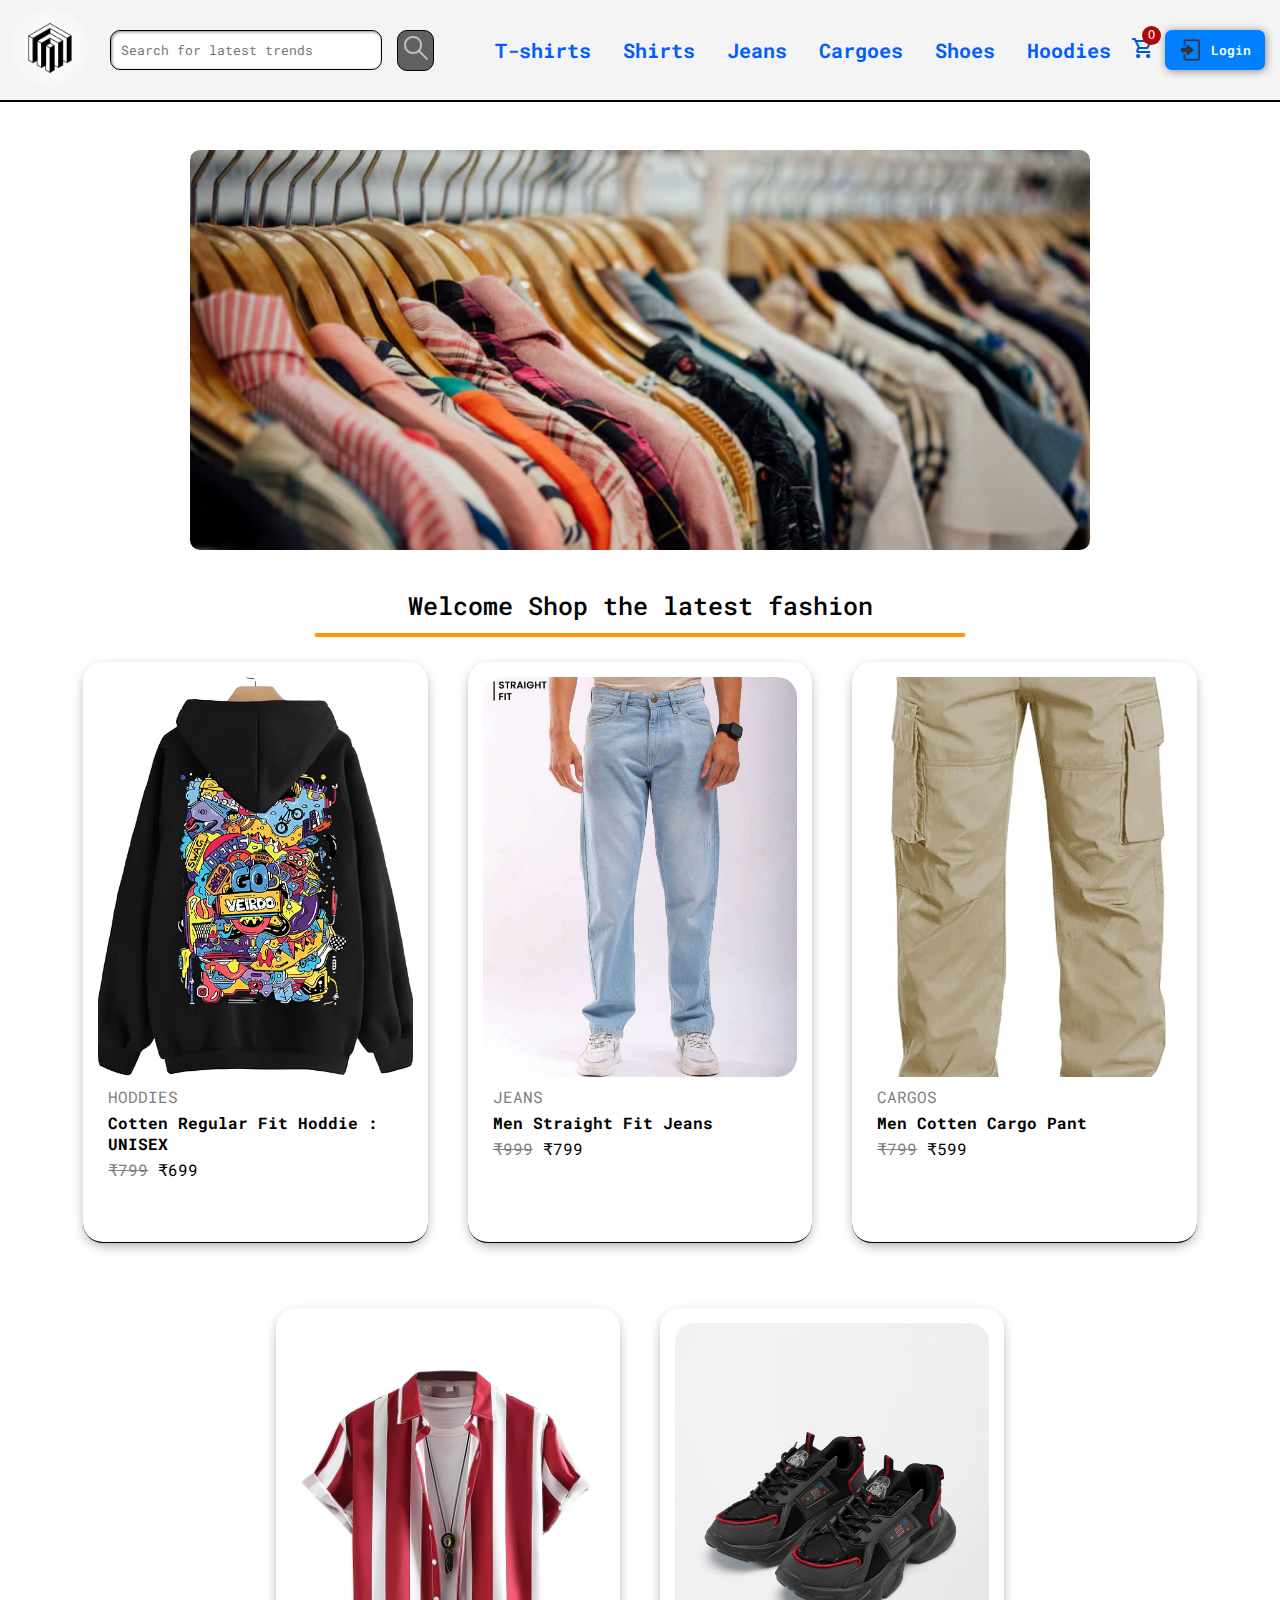
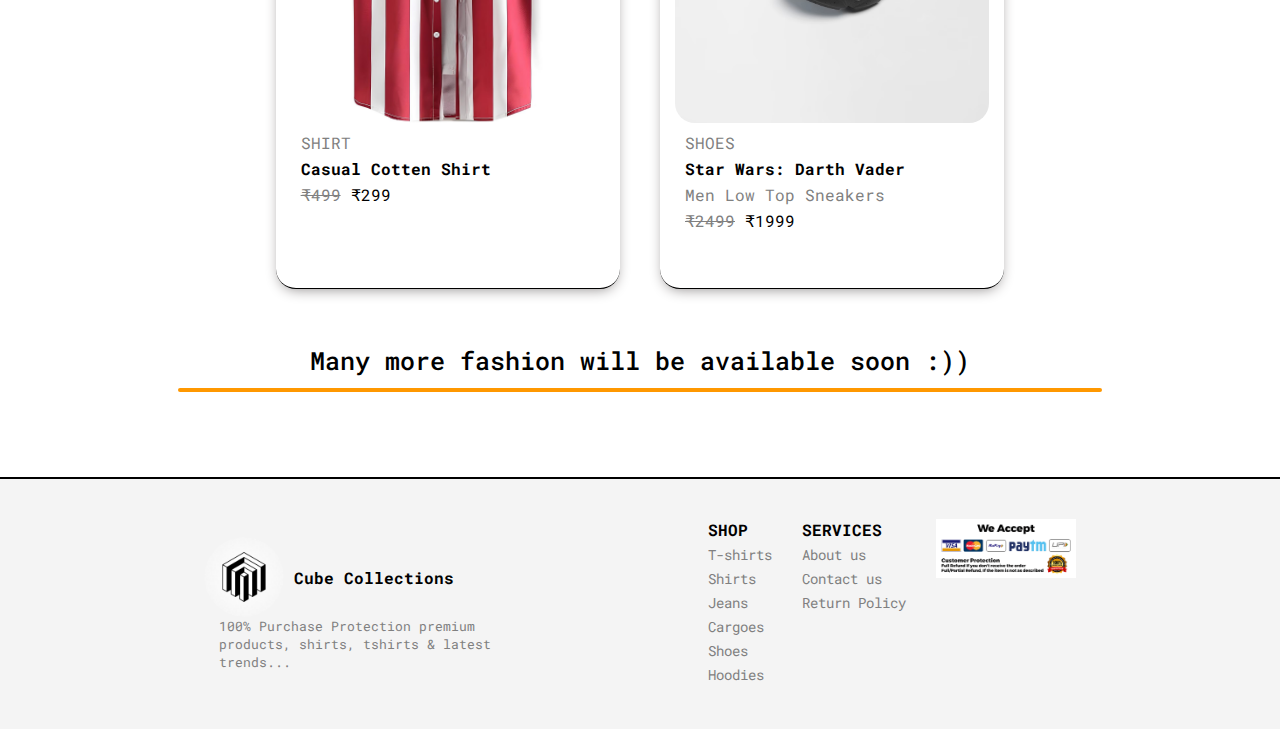
<file: index.html>
<!DOCTYPE html>
<html lang="en">

<head>
    <meta charset="UTF-8">
    <meta name="viewport" content="width=device-width, initial-scale=1.0">
    <title>E-Commerce</title>
    <link rel="preconnect" href="https://fonts.googleapis.com">
    <link rel="preconnect" href="https://fonts.gstatic.com" crossorigin>
    <link rel="stylesheet"
        href="https://fonts.googleapis.com/css2?family=Material+Symbols+Outlined:opsz,wght,FILL,GRAD@24,400,0,0&icon_names=shopping_cart" />
    <link
        href="https://fonts.googleapis.com/css2?family=Jersey+15&family=Roboto+Mono:ital,wght@0,100..700;1,100..700&family=Roboto:ital,wght@0,100..900;1,100..900&display=swap"
        rel="stylesheet">
    <link rel="stylesheet" href="css/header.css">
    <link rel="stylesheet" href="css/utilites.css">
    <link rel="stylesheet" href="css/footer.css">
    <link rel="stylesheet" href="css/main.css">
    <link rel="stylesheet" href="css/sidebar.css">
</head>

<body>
    <div class="header">
        <div class="left-section">
            <a href="index.html">
                <img src="img/free-logo.jpg" alt="" class="logo">
            </a>
        </div>
        <div class="middle-section">
            <div>
                <input type="text" class="search" placeholder="Search for latest trends">
            </div>
            <button class="btn-search">
                <img src="img/pngfind.com-searchicon-png-1092764.png" alt="" class="icon-image">
            </button>
        </div>
        <div class="right-section">
            <div class="right-section-content">
                <a href="T-shirts-home-page.html">
                    <p class="heading-text">T-shirts</p>
                </a>
                <a href="Shirts-home-page.html">
                    <p class="heading-text">Shirts</p>
                </a>
                <a href="jeans-home-page.html">
                    <p class="heading-text">Jeans</p>
                </a>
                <a href="cargo-home-page.html">
                    <p class="heading-text">Cargoes</p>
                </a>
                <a href="shoes-home-page.html">
                    <p class="heading-text">Shoes</p>
                </a>
                <a href="hoodies-home-page.html">
                    <p class="heading-text">Hoodies</p>
                </a>
            </div>
            <div class="far-right-section">
                <div class="shopping-cart-icon">
                    <span class="material-symbols-outlined btn-cart">
                        shopping_cart
                    </span>
                    <div class="cart-count">0</div>
                </div>
                <button class="btn btn-login">
                    <img src="img/pngegg.png" alt="" class="icon-image">
                    Login
                </button>
            </div>
        </div>
    </div>
    <div class="main-container">
        <div class="main-image-section">
            <img src="img/shop-clothing-clothes-shop-hanger-modern-shop-boutique_1150-8886.avif" alt=""
                class="banner-image">
        </div>
        <div class="main-content-section">
            <div class="main-text">Welcome Shop the latest fashion</div>
            <div class="flex-container">
                <a href="hoddie.html">
                    <div class="container">
                        <div class="image-container">
                            <img src="img/610wKosBKsL._AC_UL640_FMwebp_QL65_.jpg" alt="   " class="clothes-image">
                        </div>
                        <div class="content">
                            <p class="sub-heading">HODDIES</p>
                            <p class="heading">Cotten Regular Fit Hoddie : UNISEX</p>
                            <p><span class="amount-text sub-heading">₹799</span> ₹699</p>
                        </div>
                    </div>
                </a>
                <a href="jeans.html">
                    <div class="container">
                        <div class="image-container">
                            <img src="img/compress_men-straight-fit-jeans-0923-361vtstdnm-10-light-blue__1.jpg"
                                alt="   " class="clothes-image">
                        </div>
                        <div class="content">
                            <p class="sub-heading">JEANS</p>
                            <p class="heading">Men Straight Fit Jeans</p>
                            <p><span class="amount-text sub-heading">₹999</span> ₹799</p>
                        </div>
                    </div>
                </a>
                <a href="cargo.html">
                    <div class="container">
                        <div class="image-container">
                            <img src="img/cargo.webp" alt="" class="clothes-image">
                        </div>
                        <div class="content">
                            <p class="sub-heading">CARGOS</p>
                            <p class="heading">Men Cotten Cargo Pant</p>
                            <p><span class="amount-text sub-heading">₹799</span> ₹599</p>
                        </div>
                    </div>
                </a>
                <a href="shirt.html">
                    <div class="container">
                        <div class="image-container">
                            <img src="img/shirt.jpg" alt="   " class="clothes-image">
                        </div>
                        <div class="content">
                            <p class="sub-heading">SHIRT</p>
                            <p class="heading">Casual Cotten Shirt</p>
                            <p><span class="amount-text sub-heading">₹499</span> ₹299</p>
                        </div>
                    </div>
                </a>
                <a href="shoes.html">
                    <div class="container">
                        <div class="image-container">
                            <img src="img/1745836876_7154809.avif" alt="   " class="clothes-image">
                        </div>
                        <div class="content">
                            <p class="sub-heading">SHOES</p>
                            <p class="heading">Star Wars: Darth Vader</p>
                            <p class="sub-heading">Men Low Top Sneakers</p>
                            <p><span class="amount-text sub-heading">₹2499</span> ₹1999</p>
                        </div>
                    </div>
                </a>
            </div>
            <div class="main-text">Many more fashion will be available soon :))</div>
        </div>
    </div>
    <footer>
        <div class="footer">
            <div class="left-part-footer">
                <div class="footer-logo-section">
                    <img src="img/free-logo.jpg" alt="" class="logo">
                    <p class="heading">Cube Collections</p>
                </div>
                <div class="footer-content">
                    100% Purchase Protection
                    premium products, shirts, tshirts & latest trends...
                </div>
            </div>
            <div class="middle-part-footer">
                <div class="left-middle-part">
                    <p class="footer-heading">SHOP</p>
                    <a href="T-shirts-home-page.html">
                        <p class="footer-text">T-shirts</p>
                    </a>
                    <a href="Shirts-home-page.html">
                        <p class="footer-text">Shirts</p>
                    </a>
                    <a href="jeans-home-page.html">
                        <p class="footer-text">Jeans</p>
                    </a>
                    <a href="cargo-home-page.html">
                        <p class="footer-text">Cargoes</p>
                    </a>
                    <a href="shoes-home-page.html">
                        <p class="footer-text">Shoes</p>
                    </a>
                    <a href="hoodies-home-page.html">
                        <p class="footer-text">Hoodies</p>
                    </a>
                </div>
                <div class="middle-center-part">
                    <p class="footer-heading">SERVICES</p>
                    <a href="">
                        <p class="footer-text">About us</p>
                    </a>
                    <a href="">
                        <p class="footer-text">Contact us</p>
                    </a>
                    <a href="">
                        <p class="footer-text">Return Policy</p>
                    </a>
                </div>
                <div class="right-part-footer">
                    <img src="img/pay.png" alt="" class="footer-img">
                </div>
            </div>
        </div>
    </footer>
    <script src="js/script.js"></script>
</body>

</html>
</file>
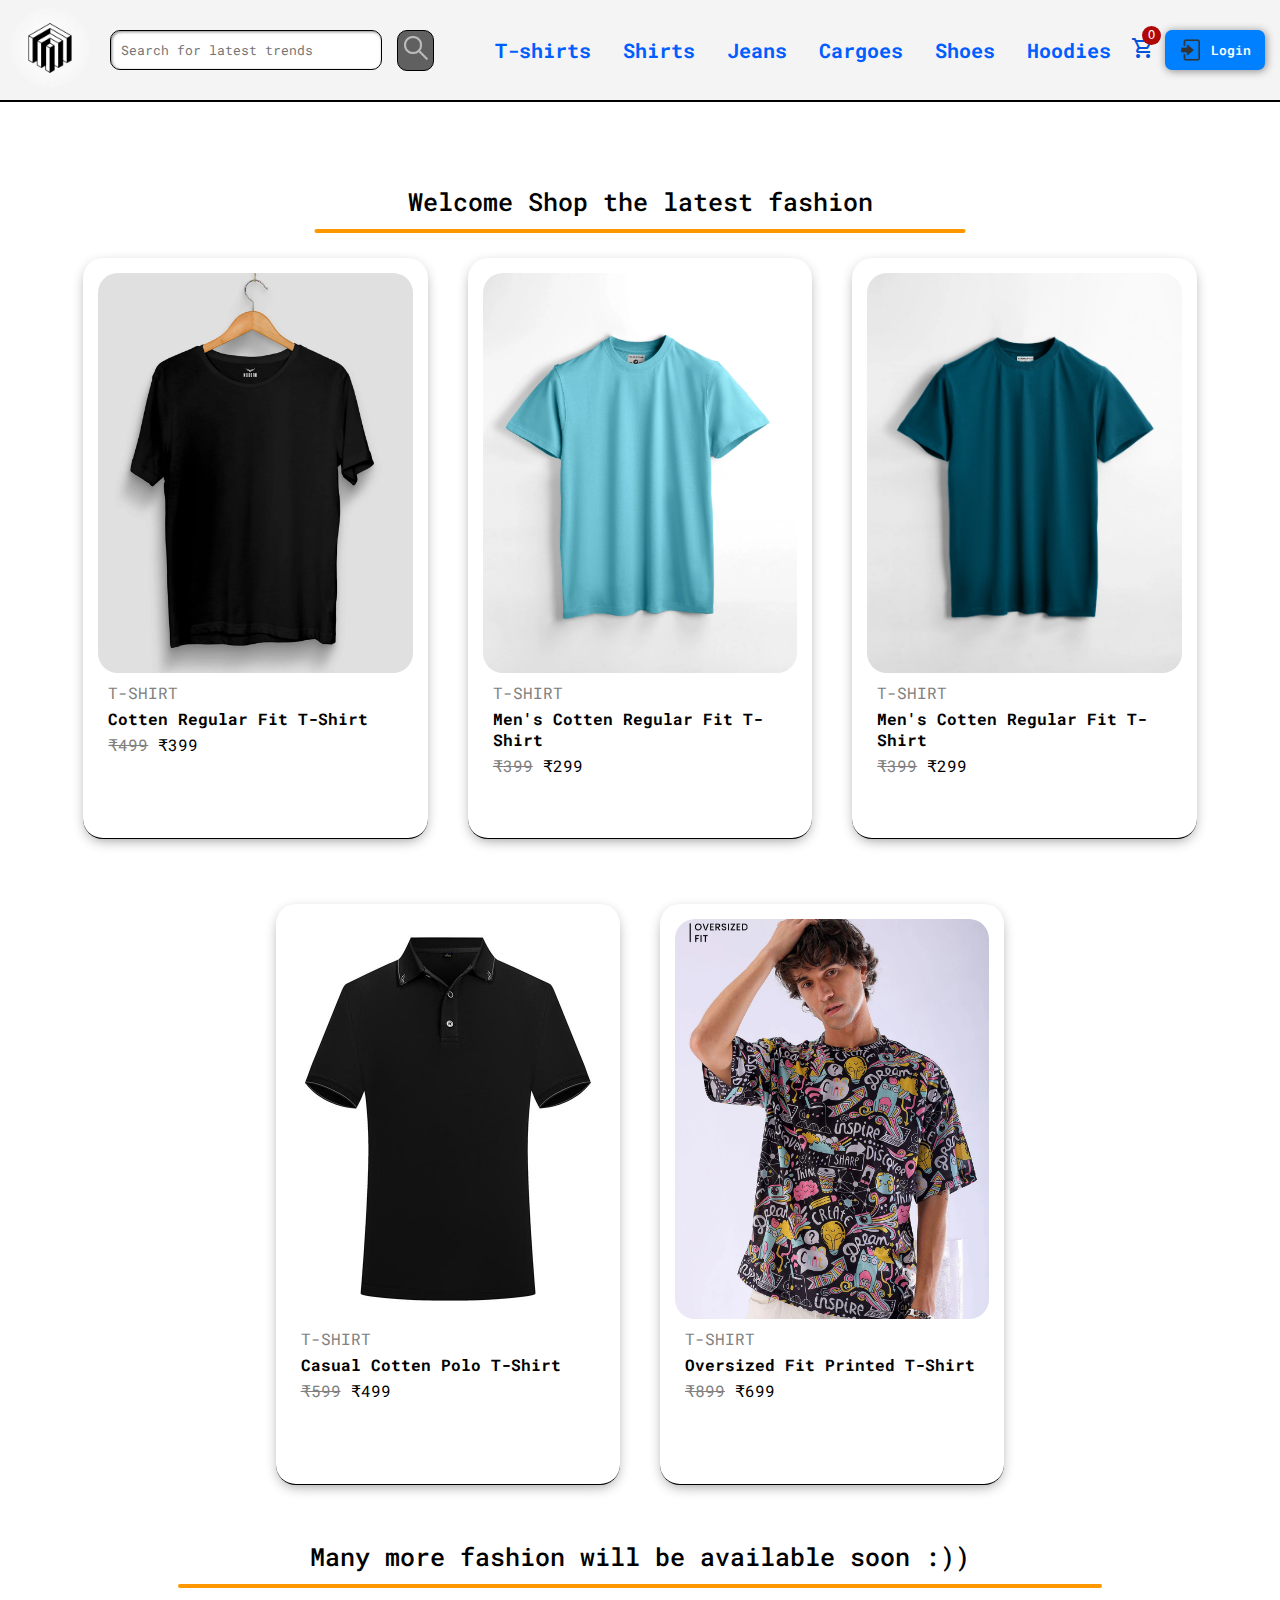
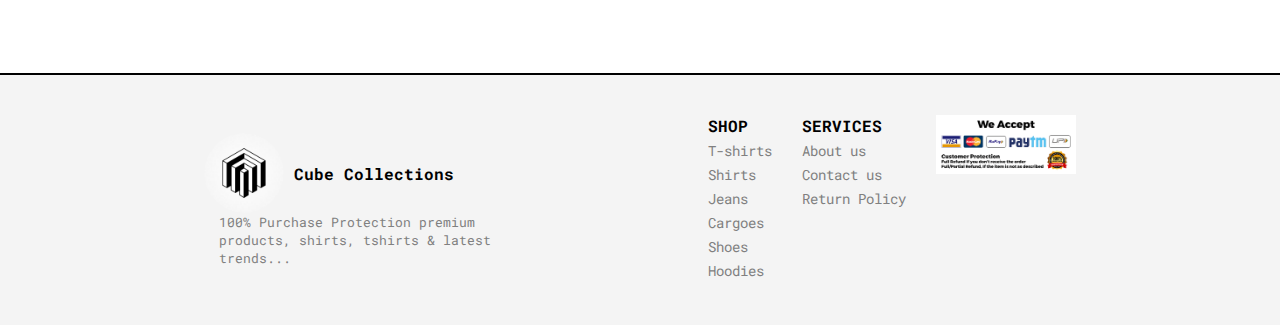
<file: cargo-home-page.html>
<!DOCTYPE html>
<html lang="en">

<head>
    <meta charset="UTF-8">
    <meta name="viewport" content="width=device-width, initial-scale=1.0">
    <title>E-Commerce</title>
    <link rel="preconnect" href="https://fonts.googleapis.com">
    <link rel="preconnect" href="https://fonts.gstatic.com" crossorigin>
    <link rel="stylesheet"
        href="https://fonts.googleapis.com/css2?family=Material+Symbols+Outlined:opsz,wght,FILL,GRAD@24,400,0,0&icon_names=shopping_cart" />
    <link
        href="https://fonts.googleapis.com/css2?family=Jersey+15&family=Roboto+Mono:ital,wght@0,100..700;1,100..700&family=Roboto:ital,wght@0,100..900;1,100..900&display=swap"
        rel="stylesheet">
    <link rel="stylesheet" href="css/header.css">
    <link rel="stylesheet" href="css/utilites.css">
    <link rel="stylesheet" href="css/footer.css">
    <link rel="stylesheet" href="css/main.css">
    <link rel="stylesheet" href="css/sidebar.css">
</head>

<body>
    <div class="header">
        <div class="left-section">
            <a href="index.html">
                <img src="img/free-logo.jpg" alt="" class="logo">
            </a>
        </div>
        <div class="middle-section">
            <div>
                <input type="text" class="search" placeholder="Search for latest trends">
            </div>
            <button class="btn-search">
                <img src="img/pngfind.com-searchicon-png-1092764.png" alt="" class="icon-image">
            </button>
        </div>
        <div class="right-section">
            <div class="right-section-content">
                <a href="T-shirts-home-page.html">
                    <p class="heading-text">T-shirts</p>
                </a>
                <a href="Shirts-home-page.html">
                    <p class="heading-text">Shirts</p>
                </a>
                <a href="jeans-home-page.html">
                    <p class="heading-text">Jeans</p>
                </a>
                <a href="cargo-home-page.html">
                    <p class="heading-text">Cargoes</p>
                </a>
                <a href="shoes-home-page.html">
                    <p class="heading-text">Shoes</p>
                </a>
                <a href="hoodies-home-page.html">
                    <p class="heading-text">Hoodies</p>
                </a>
            </div>
            <div class="far-right-section">
                <div class="shopping-cart-icon">
                    <span class="material-symbols-outlined btn-cart">
                        shopping_cart
                    </span>
                    <div class="cart-count">0</div>
                </div>
                <button class="btn btn-login">
                    <img src="img/pngegg.png" alt="" class="icon-image">
                    Login
                </button>
            </div>
        </div>
    </div>
    <div class="main-container">
        <div class="main-content-section">
            <div class="main-text">Welcome Shop the latest fashion</div>
            <div class="flex-container">
                <a href="">
                    <div class="container">
                        <div class="image-container">
                            <img src="img/black_8f2f0bb4-9293-4d6f-a179-c918d7602384.jpg.webp" alt="   " class="clothes-image">
                        </div>
                        <div class="content">
                            <p class="sub-heading">T-SHIRT</p>
                            <p class="heading">Cotten Regular Fit T-Shirt </p>
                            <p><span class="amount-text sub-heading">₹499</span> ₹399</p>
                        </div>
                    </div>
                </a>
                <a href="">
                    <div class="container">
                        <div class="image-container">
                            <img src="img/InShot-20241209_144744296.jpg"
                                alt="   " class="clothes-image">
                        </div>
                        <div class="content">
                            <p class="sub-heading">T-SHIRT</p>
                            <p class="heading">Men's Cotten Regular Fit T-Shirt</p>
                            <p><span class="amount-text sub-heading">₹399</span> ₹299</p>
                        </div>
                    </div>
                </a>
                <a href="">
                    <div class="container">
                        <div class="image-container">
                            <img src="img/InShot-20241209_145213079.jpg.webp" alt="" class="clothes-image">
                        </div>
                        <div class="content">
                            <p class="sub-heading">T-SHIRT</p>
                            <p class="heading">Men's Cotten Regular Fit T-Shirt</p>
                            <p><span class="amount-text sub-heading">₹399</span> ₹299</p>
                        </div>
                    </div>
                </a>
                <a href="">
                    <div class="container">
                        <div class="image-container">
                            <img src="img/Summer-Fashion-Polyester-Cotton-Lightning-Flower-Lapel-Short-Sleeved-T-Shirt-Polo-Shirt.webp.avif" alt="   " class="clothes-image">
                        </div>
                        <div class="content">
                            <p class="sub-heading">T-SHIRT</p>
                            <p class="heading">Casual Cotten Polo T-Shirt</p>
                            <p><span class="amount-text sub-heading">₹599</span> ₹499</p>
                        </div>
                    </div>
                </a>
                <a href="">
                    <div class="container">
                        <div class="image-container">
                            <img src="img/Oversized.jpg" alt="   " class="clothes-image">
                        </div>
                        <div class="content">
                            <p class="sub-heading">T-SHIRT</p>
                            <p class="heading">Oversized Fit Printed T-Shirt</p>
                            <p><span class="amount-text sub-heading">₹899</span> ₹699</p>
                        </div>
                    </div>
                </a>
            </div>
            <div class="main-text">Many more fashion will be available soon :))</div>
        </div>
    </div>
    <footer>
        <div class="footer">
            <div class="left-part-footer">
                <div class="footer-logo-section">
                    <img src="img/free-logo.jpg" alt="" class="logo">
                    <p class="heading">Cube Collections</p>
                </div>
                <div class="footer-content">
                    100% Purchase Protection
                    premium products, shirts, tshirts & latest trends...
                </div>
            </div>
            <div class="middle-part-footer">
                <div class="left-middle-part">
                    <p class="footer-heading">SHOP</p>
                    <a href="T-shirts-home-page.html">
                        <p class="footer-text">T-shirts</p>
                    </a>
                    <a href="Shirts-home-page.html">
                        <p class="footer-text">Shirts</p>
                    </a>
                    <a href="jeans-home-page.html">
                        <p class="footer-text">Jeans</p>
                    </a>
                    <a href="cargo-home-page.html">
                        <p class="footer-text">Cargoes</p>
                    </a>
                    <a href="shoes-home-page.html">
                        <p class="footer-text">Shoes</p>
                    </a>
                    <a href="hoodies-home-page.html">
                        <p class="footer-text">Hoodies</p>
                    </a>
                </div>
                <div class="middle-center-part">
                    <p class="footer-heading">SERVICES</p>
                    <a href="">
                        <p class="footer-text">About us</p>
                    </a>
                    <a href="">
                        <p class="footer-text">Contact us</p>
                    </a>
                    <a href="">
                        <p class="footer-text">Return Policy</p>
                    </a>
                </div>
                <div class="right-part-footer">
                    <img src="img/pay.png" alt="" class="footer-img">
                </div>
            </div>
        </div>
    </footer>
    <script src="js/script.js"></script>
</body>

</html>
</file>
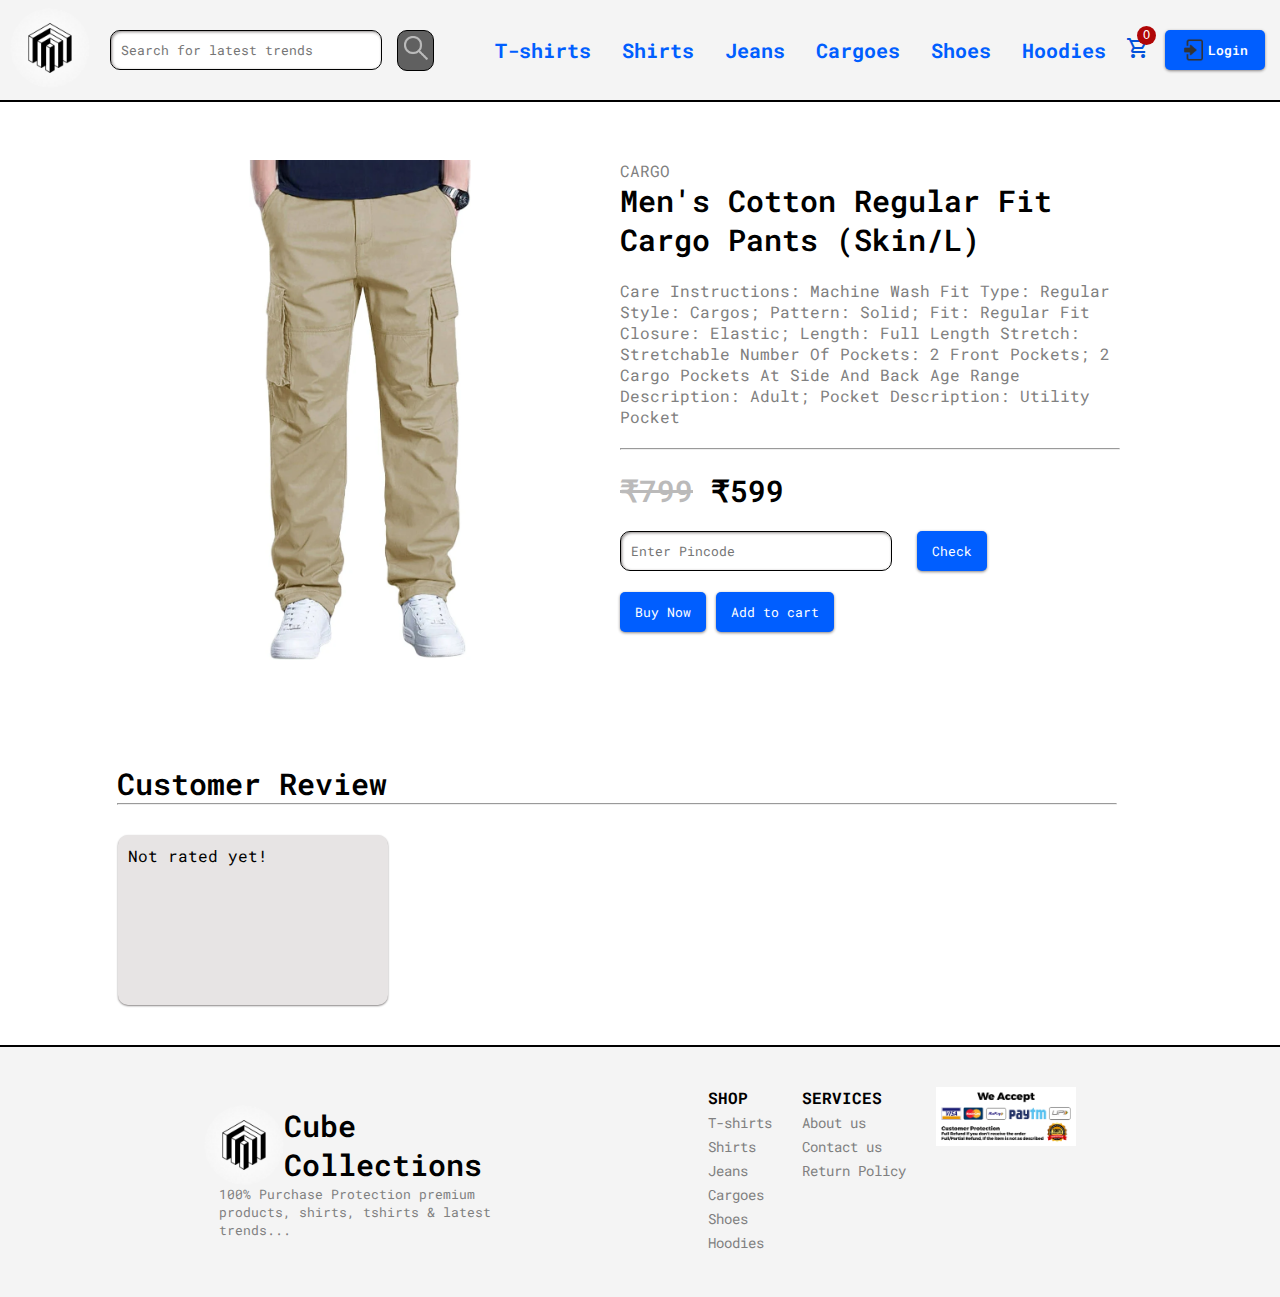
<file: cargo.html>
<!DOCTYPE html>
<html lang="en">

<head>
    <meta charset="UTF-8">
    <meta name="viewport" content="width=device-width, initial-scale=1.0">
    <title>E-commerce</title>
    <link rel="preconnect" href="https://fonts.googleapis.com">
    <link rel="preconnect" href="https://fonts.gstatic.com" crossorigin>
    <link rel="stylesheet"
        href="https://fonts.googleapis.com/css2?family=Material+Symbols+Outlined:opsz,wght,FILL,GRAD@24,400,0,0&icon_names=shopping_cart" />
    <link
        href="https://fonts.googleapis.com/css2?family=Jersey+15&family=Roboto+Mono:ital,wght@0,100..700;1,100..700&family=Roboto:ital,wght@0,100..900;1,100..900&display=swap"
        rel="stylesheet">
    <link rel="stylesheet" href="css/header.css">
    <link rel="stylesheet" href="css/utilites.css">
    <link rel="stylesheet" href="css/footer.css">
    <link rel="stylesheet" href="css/items-page.css">
</head>

<body>
    <div class="header">
        <div class="left-section">
            <a href="index.html">
                <img src="img/free-logo.jpg" alt="" class="logo">
            </a>
        </div>
        <div class="middle-section">
            <div>
                <input type="text" class="search" placeholder="Search for latest trends">
            </div>
            <button class="btn-search">
                <img src="img/pngfind.com-searchicon-png-1092764.png" alt="" class="icon-image">
            </button>
        </div>
        <div class="right-section">
            <div class="right-section-content">
                <a href="T-shirts-home-page.html">
                    <p class="heading-text">T-shirts</p>
                </a>
                <a href="Shirts-home-page.html">
                    <p class="heading-text">Shirts</p>
                </a>
                <a href="jeans-home-page.html">
                    <p class="heading-text">Jeans</p>
                </a>
                <a href="cargo-home-page.html">
                    <p class="heading-text">Cargoes</p>
                </a>
                <a href="shoes-home-page.html">
                    <p class="heading-text">Shoes</p>
                </a>
                <a href="hoodies-home-page.html">
                    <p class="heading-text">Hoodies</p>
                </a>
            </div>
            <div class="far-right-section">
                <div class="shopping-cart-icon">
                    <span class="material-symbols-outlined btn-cart">
                        shopping_cart
                    </span>
                    <div class="cart-count">0</div>
                </div>
                <button class="btn btn-login">
                    <img src="img/pngegg.png" alt="" class="icon-image">
                    Login
                </button>
            </div>
        </div>
    </div>
    <div class="main-item-section">
        <div class="image-container">
            <img src="img/cargo.webp" alt="" class="cloth-img">
        </div>
        <div class="content-section">
            <p class="about-content">CARGO</p>
            <p class="heading">Men's Cotton Regular Fit Cargo Pants (Skin/L)</p>
            <br>
            <p class="about-content">Care Instructions: Machine Wash Fit Type: Regular Style: Cargos; Pattern: Solid; Fit: Regular Fit Closure: Elastic; Length: Full Length Stretch: Stretchable Number Of Pockets: 2 Front Pockets; 2 Cargo Pockets At Side And Back Age Range Description: Adult; Pocket Description: Utility Pocket </p>
            <br>
            <hr><br>
            <p class="heading"><span class="amount-text">₹799</span> ₹599</p>
            <br>
            <div class="pincode-section">
                <input type="text" class="pincode" placeholder="Enter Pincode">
                <button class="btn">Check</button>
            </div>
            <br>
            <button class="btn">Buy Now</button>
            <button id="Cartbtn" class="btn">Add to cart</button>

        </div>
    </div>
    <div class="review-text">
        <p class="heading">Customer Review</p>
        <hr>
    </div>
    <div class="review-section">
        <div class="review-container">
            <div>
                <p class="review-content">Not rated yet!</p>
            </div>
        </div>
    </div>
    <footer>
        <div class="footer">
            <div class="left-part-footer">
                <div class="footer-logo-section">
                    <img src="img/free-logo.jpg" alt="" class="logo">
                    <p class="heading">Cube Collections</p>
                </div>
                <div class="footer-content">
                    100% Purchase Protection
                    premium products, shirts, tshirts & latest trends...
                </div>
            </div>
            <div class="middle-part-footer">
                <div class="left-middle-part">
                    <p class="footer-heading">SHOP</p>
                    <a href="T-shirts-home-page.html">
                        <p class="footer-text">T-shirts</p>
                    </a>
                    <a href="Shirts-home-page.html">
                        <p class="footer-text">Shirts</p>
                    </a>
                    <a href="jeans-home-page.html">
                        <p class="footer-text">Jeans</p>
                    </a>
                    <a href="cargo-home-page.html">
                        <p class="footer-text">Cargoes</p>
                    </a>
                    <a href="shoes-home-page.html">
                        <p class="footer-text">Shoes</p>
                    </a>
                    <a href="hoodies-home-page.html">
                        <p class="footer-text">Hoodies</p>
                    </a>
                </div>
                <div class="middle-center-part">
                    <p class="footer-heading">SERVICES</p>
                    <a href="">
                        <p class="footer-text">About us</p>
                    </a>
                    <a href="">
                        <p class="footer-text">Contact us</p>
                    </a>
                    <a href="">
                        <p class="footer-text">Return Policy</p>
                    </a>
                </div>
                <div class="right-part-footer">
                    <img src="img/pay.png" alt="" class="footer-img">
                </div>
            </div>
        </div>
    </footer>
    <script src="js/script.js"></script>
</body>

</html>
</file>
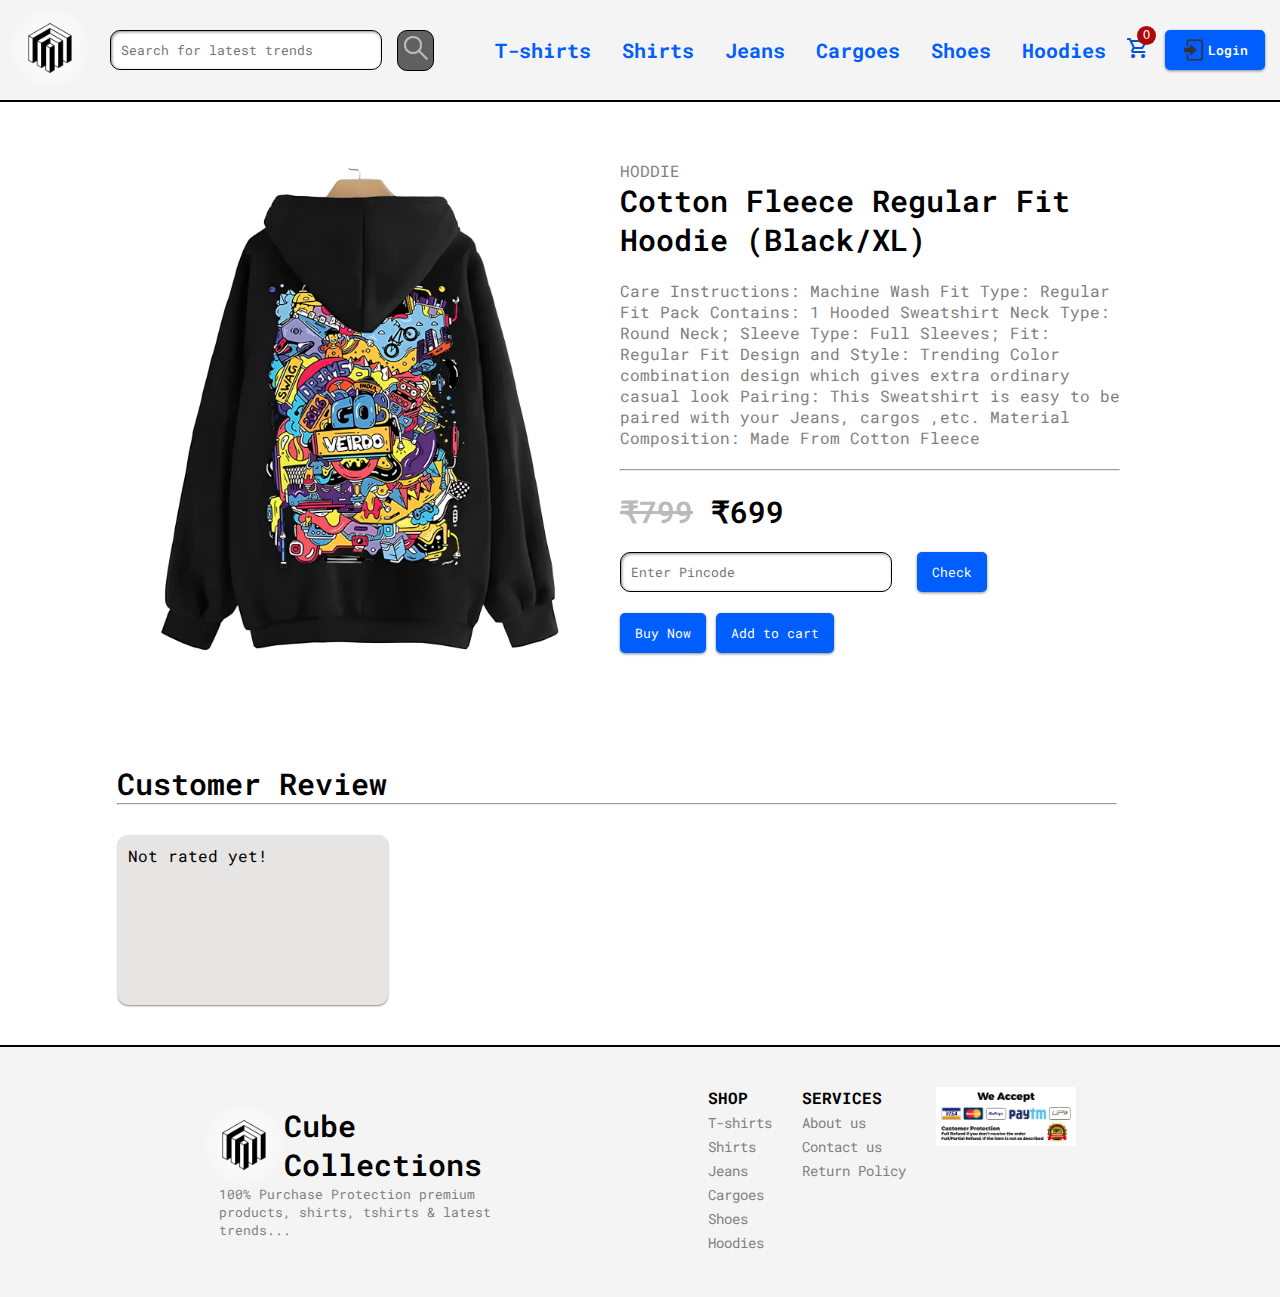
<file: hoddie.html>
<!DOCTYPE html>
<html lang="en">

<head>
    <meta charset="UTF-8">
    <meta name="viewport" content="width=device-width, initial-scale=1.0">
    <title>E-commerce</title>
    <link rel="preconnect" href="https://fonts.googleapis.com">
    <link rel="preconnect" href="https://fonts.gstatic.com" crossorigin>
    <link rel="stylesheet"
        href="https://fonts.googleapis.com/css2?family=Material+Symbols+Outlined:opsz,wght,FILL,GRAD@24,400,0,0&icon_names=shopping_cart" />
    <link
        href="https://fonts.googleapis.com/css2?family=Jersey+15&family=Roboto+Mono:ital,wght@0,100..700;1,100..700&family=Roboto:ital,wght@0,100..900;1,100..900&display=swap"
        rel="stylesheet">
    <link rel="stylesheet" href="css/header.css">
    <link rel="stylesheet" href="css/utilites.css">
    <link rel="stylesheet" href="css/footer.css">
    <link rel="stylesheet" href="css/items-page.css">
</head>

<body>
    <div class="header">
        <div class="left-section">
            <a href="index.html">
                <img src="img/free-logo.jpg" alt="" class="logo">
            </a>
        </div>
        <div class="middle-section">
            <div>
                <input type="text" class="search" placeholder="Search for latest trends">
            </div>
            <button class="btn-search">
                <img src="img/pngfind.com-searchicon-png-1092764.png" alt="" class="icon-image">
            </button>
        </div>
        <div class="right-section">
            <div class="right-section-content">
                <a href="T-shirts-home-page.html">
                    <p class="heading-text">T-shirts</p>
                </a>
                <a href="Shirts-home-page.html">
                    <p class="heading-text">Shirts</p>
                </a>
                <a href="jeans-home-page.html">
                    <p class="heading-text">Jeans</p>
                </a>
                <a href="cargo-home-page.html">
                    <p class="heading-text">Cargoes</p>
                </a>
                <a href="shoes-home-page.html">
                    <p class="heading-text">Shoes</p>
                </a>
                <a href="hoodies-home-page.html">
                    <p class="heading-text">Hoodies</p>
                </a>
            </div>
            <div class="far-right-section">
                <div class="shopping-cart-icon">
                    <span class="material-symbols-outlined btn-cart">
                        shopping_cart
                    </span>
                    <div class="cart-count">0</div>
                </div>
                <button class="btn btn-login">
                    <img src="img/pngegg.png" alt="" class="icon-image">
                    Login
                </button>
            </div>
        </div>
    </div>
    <div class="main-item-section">
        <div class="image-container">
            <img src="img/610wKosBKsL._AC_UL640_FMwebp_QL65_.jpg" alt="" class="cloth-img">
        </div>
        <div class="content-section">
            <p class="about-content">HODDIE</p>
            <p class="heading">Cotton Fleece Regular Fit Hoodie (Black/XL)</p>
            <br>
            <p class="about-content">Care Instructions: Machine Wash Fit Type: Regular Fit Pack Contains: 1 Hooded Sweatshirt Neck Type: Round Neck; Sleeve Type: Full Sleeves; Fit: Regular Fit Design and Style: Trending Color combination design which gives extra ordinary casual look Pairing: This Sweatshirt is easy to be paired with your Jeans, cargos ,etc. Material Composition: Made From Cotton Fleece </p>
            <br>
            <hr><br>
            <p class="heading"><span class="amount-text">₹799</span> ₹699</p>
            <br>
            <div class="pincode-section">
                <input type="text" class="pincode" placeholder="Enter Pincode">
                <button class="btn">Check</button>
            </div>
            <br>
            <button class="btn">Buy Now</button>
            <button id="Cartbtn" class="btn">Add to cart</button>
        </div>
    </div>
    <div class="review-text">
        <p class="heading">Customer Review</p>
        <hr>
    </div>
    <div class="review-section">
        <div class="review-container">
            <div>
                <p class="review-content">Not rated yet!</p>
            </div>
        </div>
    </div>
    <footer>
        <div class="footer">
            <div class="left-part-footer">
                <div class="footer-logo-section">
                    <img src="img/free-logo.jpg" alt="" class="logo">
                    <p class="heading">Cube Collections</p>
                </div>
                <div class="footer-content">
                    100% Purchase Protection
                    premium products, shirts, tshirts & latest trends...
                </div>
            </div>
            <div class="middle-part-footer">
                <div class="left-middle-part">
                    <p class="footer-heading">SHOP</p>
                    <a href="T-shirts-home-page.html">
                        <p class="footer-text">T-shirts</p>
                    </a>
                    <a href="Shirts-home-page.html">
                        <p class="footer-text">Shirts</p>
                    </a>
                    <a href="jeans-home-page.html">
                        <p class="footer-text">Jeans</p>
                    </a>
                    <a href="cargo-home-page.html">
                        <p class="footer-text">Cargoes</p>
                    </a>
                    <a href="shoes-home-page.html">
                        <p class="footer-text">Shoes</p>
                    </a>
                    <a href="hoodies-home-page.html">
                        <p class="footer-text">Hoodies</p>
                    </a>
                </div>
                <div class="middle-center-part">
                    <p class="footer-heading">SERVICES</p>
                    <a href="">
                        <p class="footer-text">About us</p>
                    </a>
                    <a href="">
                        <p class="footer-text">Contact us</p>
                    </a>
                    <a href="">
                        <p class="footer-text">Return Policy</p>
                    </a>
                </div>
                <div class="right-part-footer">
                    <img src="img/pay.png" alt="" class="footer-img">
                </div>
            </div>
        </div>
    </footer>
    <script src="js/script.js"></script>
</body>

</html>
</file>
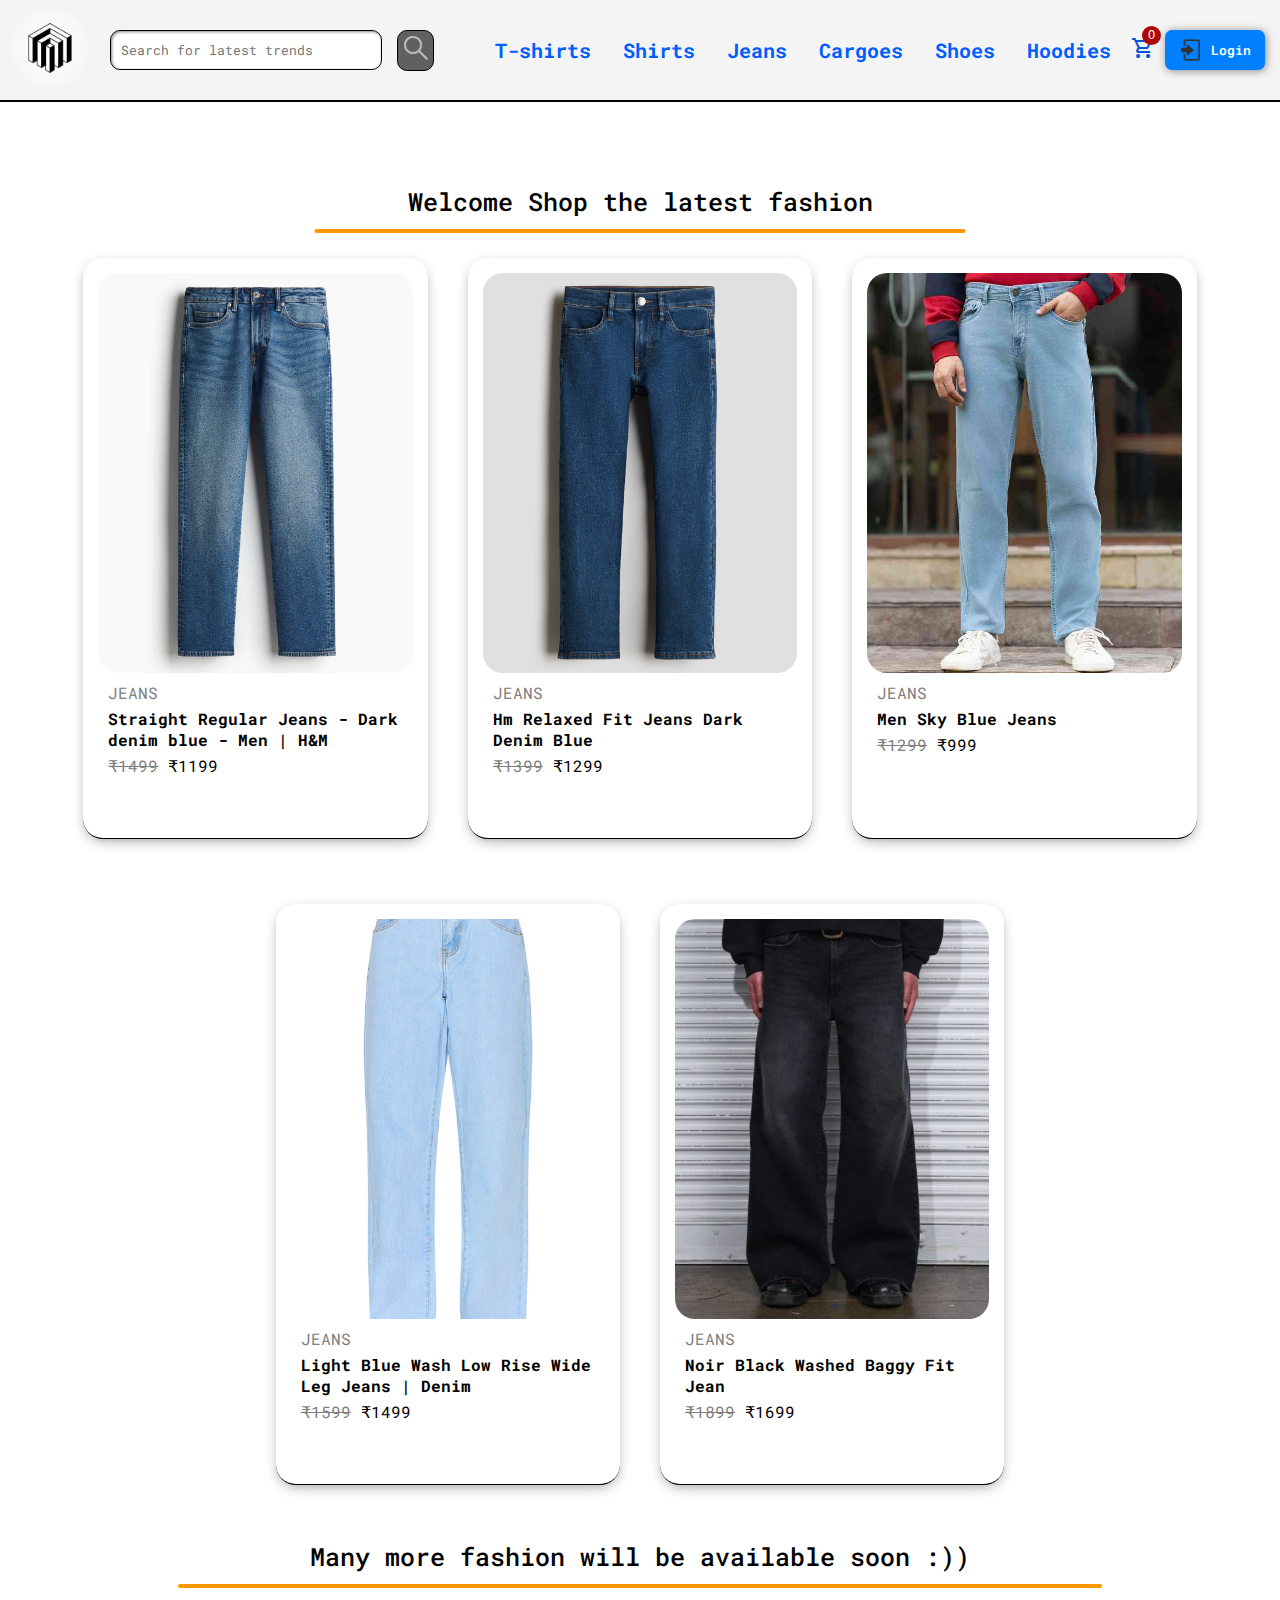
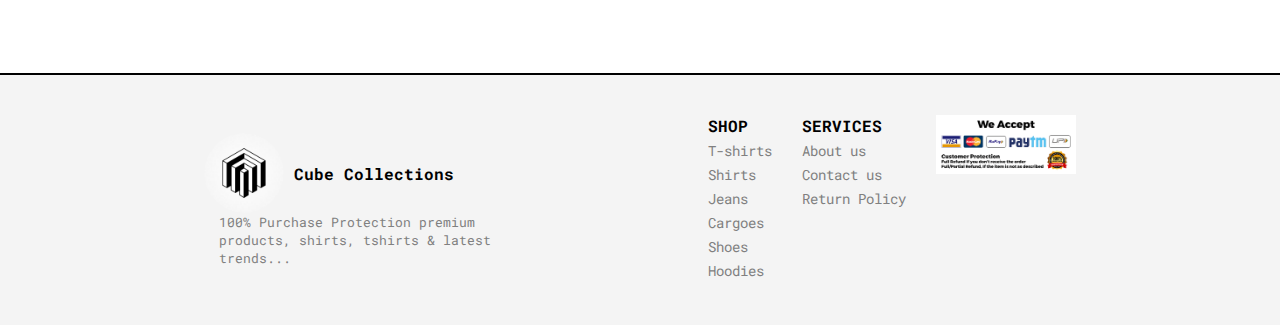
<file: jeans-home-page.html>
<!DOCTYPE html>
<html lang="en">

<head>
    <meta charset="UTF-8">
    <meta name="viewport" content="width=device-width, initial-scale=1.0">
    <title>E-Commerce</title>
    <link rel="preconnect" href="https://fonts.googleapis.com">
    <link rel="preconnect" href="https://fonts.gstatic.com" crossorigin>
    <link rel="stylesheet"
        href="https://fonts.googleapis.com/css2?family=Material+Symbols+Outlined:opsz,wght,FILL,GRAD@24,400,0,0&icon_names=shopping_cart" />
    <link
        href="https://fonts.googleapis.com/css2?family=Jersey+15&family=Roboto+Mono:ital,wght@0,100..700;1,100..700&family=Roboto:ital,wght@0,100..900;1,100..900&display=swap"
        rel="stylesheet">
    <link rel="stylesheet" href="css/header.css">
    <link rel="stylesheet" href="css/utilites.css">
    <link rel="stylesheet" href="css/footer.css">
    <link rel="stylesheet" href="css/main.css">
    <link rel="stylesheet" href="css/sidebar.css">
</head>

<body>
    <div class="header">
        <div class="left-section">
            <a href="index.html">
                <img src="img/free-logo.jpg" alt="" class="logo">
            </a>
        </div>
        <div class="middle-section">
            <div>
                <input type="text" class="search" placeholder="Search for latest trends">
            </div>
            <button class="btn-search">
                <img src="img/pngfind.com-searchicon-png-1092764.png" alt="" class="icon-image">
            </button>
        </div>
        <div class="right-section">
            <div class="right-section-content">
                <a href="T-shirts-home-page.html">
                    <p class="heading-text">T-shirts</p>
                </a>
                <a href="Shirts-home-page.html">
                    <p class="heading-text">Shirts</p>
                </a>
                <a href="jeans-home-page.html">
                    <p class="heading-text">Jeans</p>
                </a>
                <a href="cargo-home-page.html">
                    <p class="heading-text">Cargoes</p>
                </a>
                <a href="shoes-home-page.html">
                    <p class="heading-text">Shoes</p>
                </a>
                <a href="hoodies-home-page.html">
                    <p class="heading-text">Hoodies</p>
                </a>
            </div>
            <div class="far-right-section">
                <div class="shopping-cart-icon">
                    <span class="material-symbols-outlined btn-cart">
                        shopping_cart
                    </span>
                    <div class="cart-count">0</div>
                </div>
                <button class="btn btn-login">
                    <img src="img/pngegg.png" alt="" class="icon-image">
                    Login
                </button>
            </div>
        </div>
    </div>
    <div class="main-container">
        <div class="main-content-section">
            <div class="main-text">Welcome Shop the latest fashion</div>
            <div class="flex-container">
                <a href="">
                    <div class="container">
                        <div class="image-container">
                            <img src="img/jeans-image1.avif" alt="   " class="clothes-image">
                        </div>
                        <div class="content">
                            <p class="sub-heading">JEANS</p>
                            <p class="heading">Straight Regular Jeans - Dark denim blue - Men | H&M</p>
                            <p><span class="amount-text sub-heading">₹1499</span> ₹1199</p>
                        </div>
                    </div>
                </a>
                <a href="">
                    <div class="container">
                        <div class="image-container">
                            <img src="img/jeans-image2.avif"
                                alt="   " class="clothes-image">
                        </div>
                        <div class="content">
                            <p class="sub-heading">JEANS</p>
                            <p class="heading">Hm Relaxed Fit Jeans Dark Denim Blue</p>
                            <p><span class="amount-text sub-heading">₹1399</span> ₹1299</p>
                        </div>
                    </div>
                </a>
                <a href="">
                    <div class="container">
                        <div class="image-container">
                            <img src="img/jeans-image3.jpg" alt="" class="clothes-image">
                        </div>
                        <div class="content">
                            <p class="sub-heading">JEANS</p>
                            <p class="heading">Men Sky Blue Jeans</p>
                            <p><span class="amount-text sub-heading">₹1299</span> ₹999</p>
                        </div>
                    </div>
                </a>
                <a href="">
                    <div class="container">
                        <div class="image-container">
                            <img src="img/jeans-image4.avif" alt="   " class="clothes-image">
                        </div>
                        <div class="content">
                            <p class="sub-heading">JEANS</p>
                            <p class="heading">Light Blue Wash Low Rise Wide Leg Jeans | Denim</p>
                            <p><span class="amount-text sub-heading">₹1599</span> ₹1499</p>
                        </div>
                    </div>
                </a>
                <a href="">
                    <div class="container">
                        <div class="image-container">
                            <img src="img/jeans-image5.jpg" alt="   " class="clothes-image">
                        </div>
                        <div class="content">
                            <p class="sub-heading">JEANS</p>
                            <p class="heading">Noir Black Washed Baggy Fit Jean</p>
                            <p><span class="amount-text sub-heading">₹1899</span> ₹1699</p>
                        </div>
                    </div>
                </a>
            </div>
            <div class="main-text">Many more fashion will be available soon :))</div>
        </div>
    </div>
    <footer>
        <div class="footer">
            <div class="left-part-footer">
                <div class="footer-logo-section">
                    <img src="img/free-logo.jpg" alt="" class="logo">
                    <p class="heading">Cube Collections</p>
                </div>
                <div class="footer-content">
                    100% Purchase Protection
                    premium products, shirts, tshirts & latest trends...
                </div>
            </div>
            <div class="middle-part-footer">
                <div class="left-middle-part">
                    <p class="footer-heading">SHOP</p>
                    <a href="T-shirts-home-page.html">
                        <p class="footer-text">T-shirts</p>
                    </a>
                    <a href="Shirts-home-page.html">
                        <p class="footer-text">Shirts</p>
                    </a>
                    <a href="jeans-home-page.html">
                        <p class="footer-text">Jeans</p>
                    </a>
                    <a href="cargo-home-page.html">
                        <p class="footer-text">Cargoes</p>
                    </a>
                    <a href="shoes-home-page.html">
                        <p class="footer-text">Shoes</p>
                    </a>
                    <a href="hoodies-home-page.html">
                        <p class="footer-text">Hoodies</p>
                    </a>
                </div>
                <div class="middle-center-part">
                    <p class="footer-heading">SERVICES</p>
                    <a href="">
                        <p class="footer-text">About us</p>
                    </a>
                    <a href="">
                        <p class="footer-text">Contact us</p>
                    </a>
                    <a href="">
                        <p class="footer-text">Return Policy</p>
                    </a>
                </div>
                <div class="right-part-footer">
                    <img src="img/pay.png" alt="" class="footer-img">
                </div>
            </div>
        </div>
    </footer>
    <!-- <script src="js/script.js"></script> -->
</body>

</html>
</file>
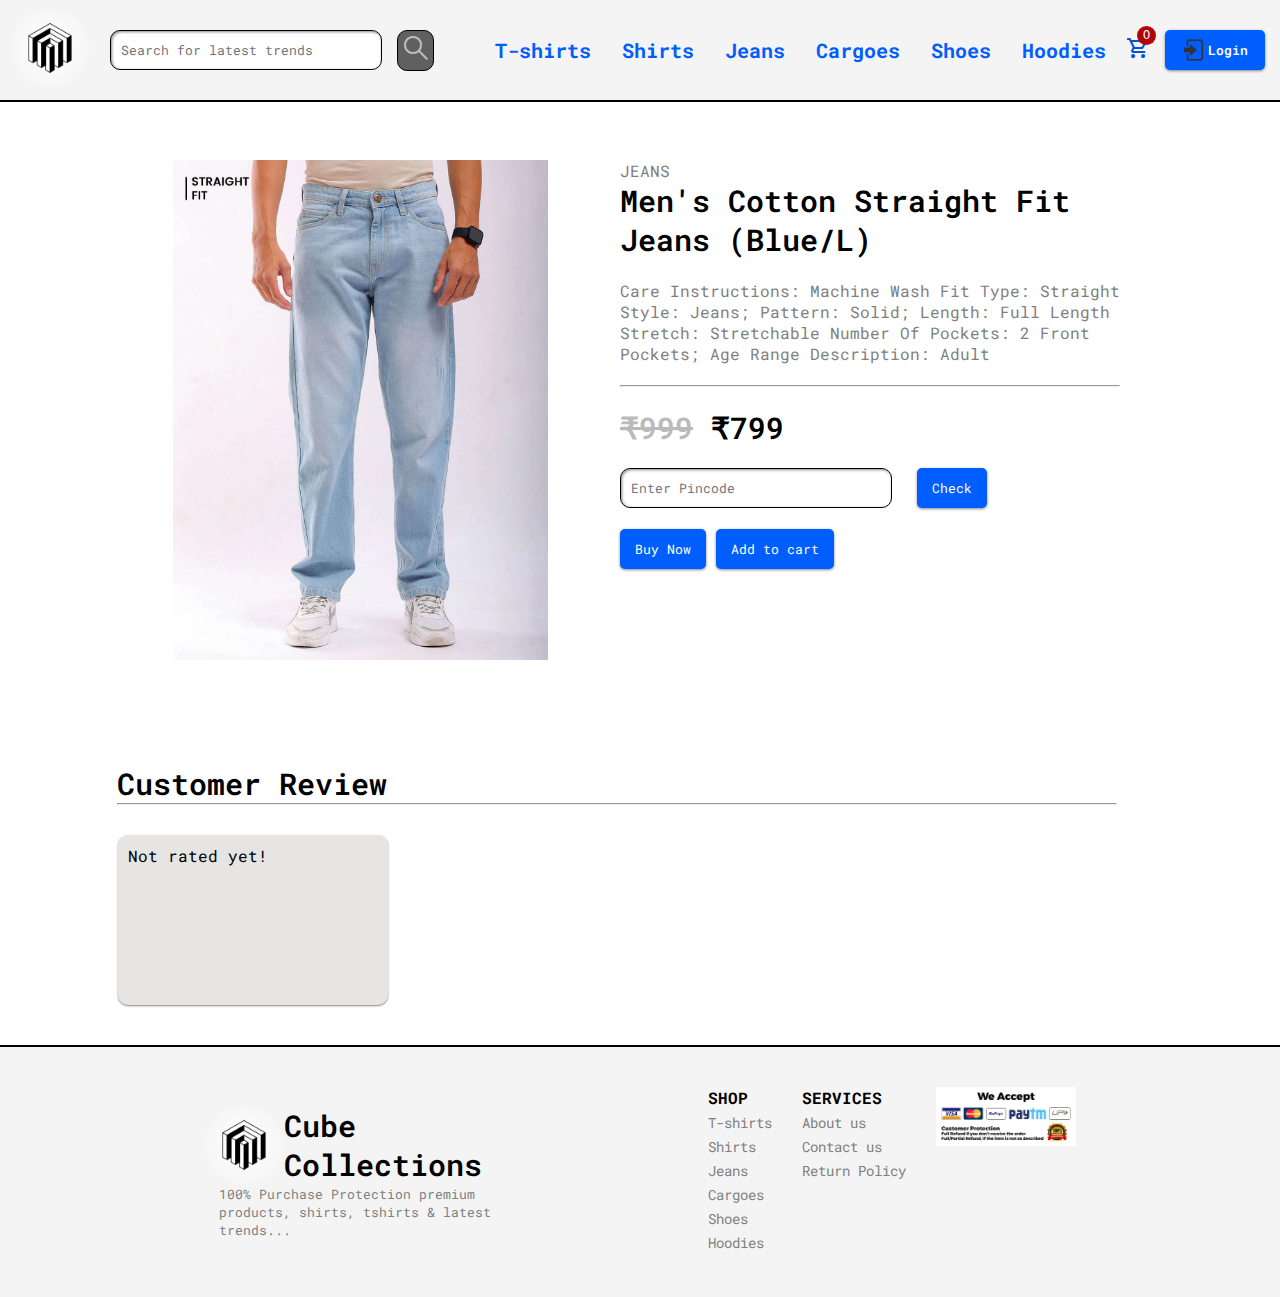
<file: jeans.html>
<!DOCTYPE html>
<html lang="en">

<head>
    <meta charset="UTF-8">
    <meta name="viewport" content="width=device-width, initial-scale=1.0">
    <title>E-commerce</title>
    <link rel="preconnect" href="https://fonts.googleapis.com">
    <link rel="preconnect" href="https://fonts.gstatic.com" crossorigin>
    <link rel="stylesheet"
        href="https://fonts.googleapis.com/css2?family=Material+Symbols+Outlined:opsz,wght,FILL,GRAD@24,400,0,0&icon_names=shopping_cart" />
    <link
        href="https://fonts.googleapis.com/css2?family=Jersey+15&family=Roboto+Mono:ital,wght@0,100..700;1,100..700&family=Roboto:ital,wght@0,100..900;1,100..900&display=swap"
        rel="stylesheet">
    <link rel="stylesheet" href="css/header.css">
    <link rel="stylesheet" href="css/utilites.css">
    <link rel="stylesheet" href="css/footer.css">
    <link rel="stylesheet" href="css/items-page.css">
</head>

<body>
    <div class="header">
        <div class="left-section">
            <a href="index.html">
                <img src="img/free-logo.jpg" alt="" class="logo">
            </a>
        </div>
        <div class="middle-section">
            <div>
                <input type="text" class="search" placeholder="Search for latest trends">
            </div>
            <button class="btn-search">
                <img src="img/pngfind.com-searchicon-png-1092764.png" alt="" class="icon-image">
            </button>
        </div>
        <div class="right-section">
            <div class="right-section-content">
                <a href="">
                    <p class="heading-text">T-shirts</p>
                </a>
                <a href="">
                    <p class="heading-text">Shirts</p>
                </a>
                <a href="">
                    <p class="heading-text">Jeans</p>
                </a>
                <a href="">
                    <p class="heading-text">Cargoes</p>
                </a>
                <a href="">
                    <p class="heading-text">Shoes</p>
                </a>
                <a href="">
                    <p class="heading-text">Hoodies</p>
                </a>
            </div>
            <div class="far-right-section">
                <div class="shopping-cart-icon">
                    <span class="material-symbols-outlined btn-cart">
                        shopping_cart
                    </span>
                    <div class="cart-count">0</div>
                </div>
                <button class="btn btn-login">
                    <img src="img/pngegg.png" alt="" class="icon-image">
                    Login
                </button>
            </div>
        </div>
    </div>
    <div class="main-item-section">
        <div class="image-container">
            <img src="img/compress_men-straight-fit-jeans-0923-361vtstdnm-10-light-blue__1.jpg" alt="" class="cloth-img">
        </div>
        <div class="content-section">
            <p class="about-content">JEANS</p>
            <p class="heading">Men's Cotton Straight Fit Jeans (Blue/L)</p>
            <br>
            <p class="about-content">Care Instructions: Machine Wash Fit Type: Straight Style: Jeans; Pattern: Solid; Length: Full Length Stretch: Stretchable Number Of Pockets: 2 Front Pockets; Age Range Description: Adult </p>
            <br>
            <hr><br>
            <p class="heading"><span class="amount-text">₹999</span> ₹799</p>
            <br>
            <div class="pincode-section">
                <input type="text" class="pincode" placeholder="Enter Pincode">
                <button class="btn">Check</button>
            </div>
            <br>
            <button class="btn">Buy Now</button>
            <button class="btn">Add to cart</button>

        </div>
    </div>
    <div class="review-text">
        <p class="heading">Customer Review</p>
        <hr>
    </div>
    <div class="review-section">
        <div class="review-container">
            <div>
                <p class="review-content">Not rated yet!</p>
            </div>
        </div>
    </div>
    <footer>
        <div class="footer">
            <div class="left-part-footer">
                <div class="footer-logo-section">
                    <img src="img/free-logo.jpg" alt="" class="logo">
                    <p class="heading">Cube Collections</p>
                </div>
                <div class="footer-content">
                    100% Purchase Protection
                    premium products, shirts, tshirts & latest trends...
                </div>
            </div>
            <div class="middle-part-footer">
                <div class="left-middle-part">
                    <p class="footer-heading">SHOP</p>
                    <a href="">
                        <p class="footer-text">T-shirts</p>
                    </a>
                    <a href="">
                        <p class="footer-text">Shirts</p>
                    </a>
                    <a href="">
                        <p class="footer-text">Jeans</p>
                    </a>
                    <a href="">
                        <p class="footer-text">Cargoes</p>
                    </a>
                    <a href="">
                        <p class="footer-text">Shoes</p>
                    </a>
                    <a href="">
                        <p class="footer-text">Hoodies</p>
                    </a>
                </div>
                <div class="middle-center-part">
                    <p class="footer-heading">SERVICES</p>
                    <a href="">
                        <p class="footer-text">About us</p>
                    </a>
                    <a href="">
                        <p class="footer-text">Contact us</p>
                    </a>
                    <a href="">
                        <p class="footer-text">Return Policy</p>
                    </a>
                </div>
                <div class="right-part-footer">
                    <img src="img/pay.png" alt="" class="footer-img">
                </div>
            </div>
        </div>
    </footer>
    <script src="js/script.js"></script>
</body>

</html>
</file>
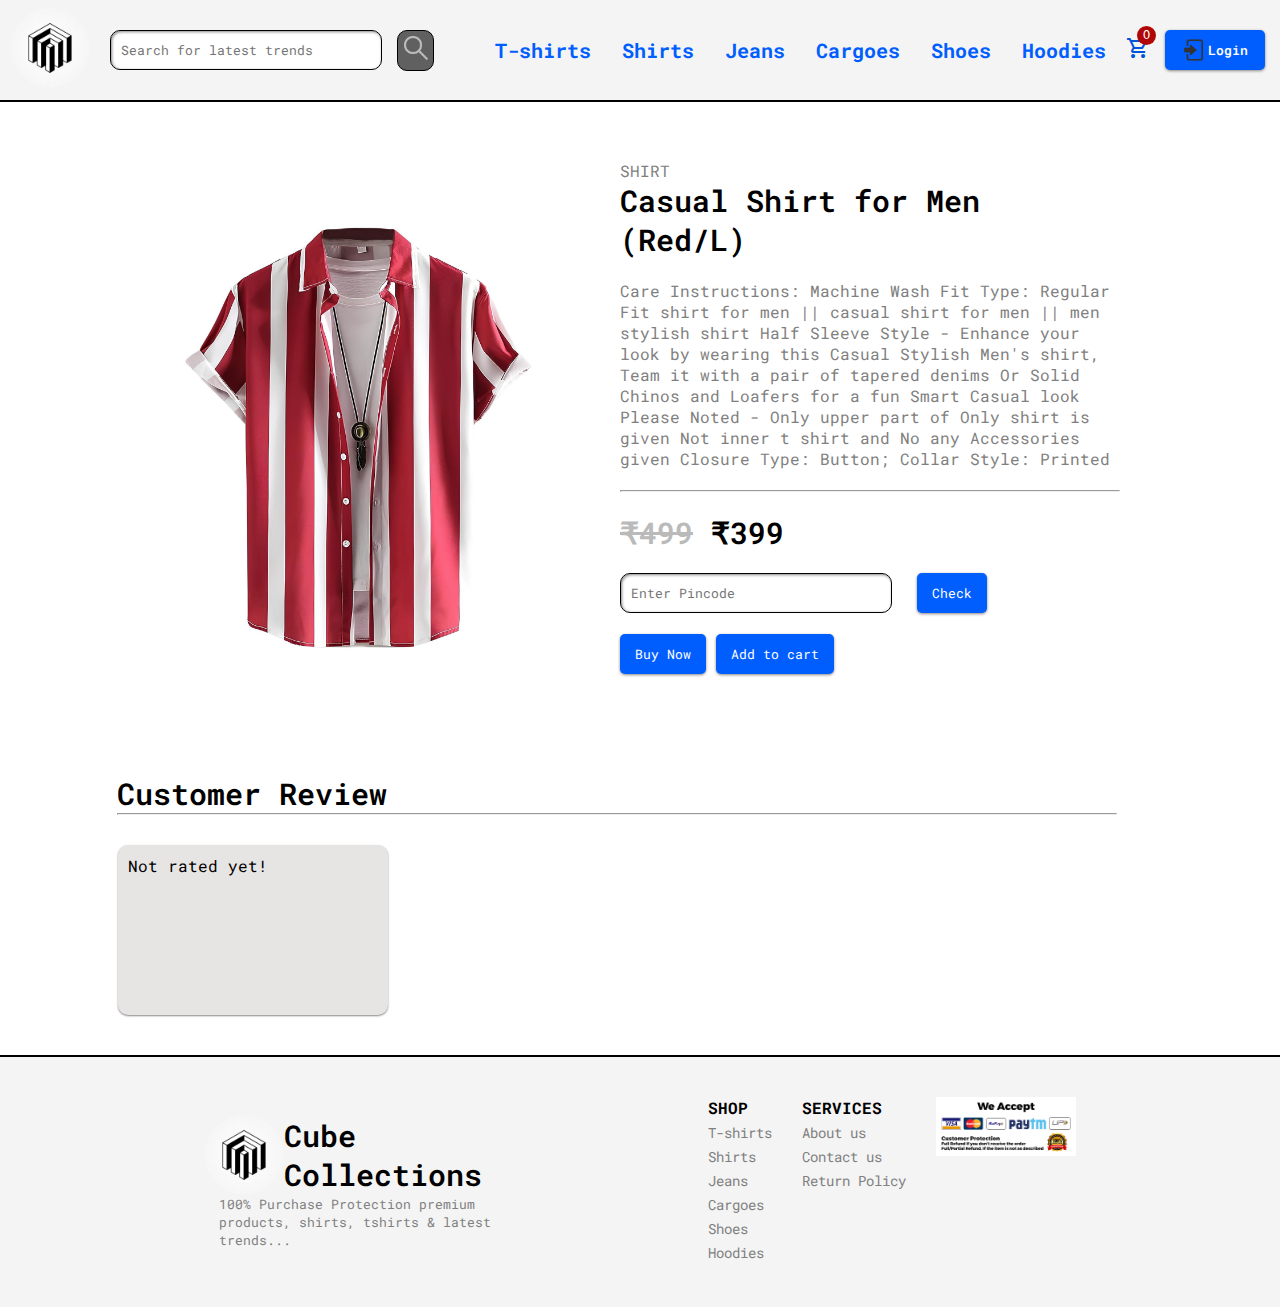
<file: shirt.html>
<!DOCTYPE html>
<html lang="en">

<head>
    <meta charset="UTF-8">
    <meta name="viewport" content="width=device-width, initial-scale=1.0">
    <title>E-commerce</title>
    <link rel="preconnect" href="https://fonts.googleapis.com">
    <link rel="preconnect" href="https://fonts.gstatic.com" crossorigin>
    <link rel="stylesheet"
        href="https://fonts.googleapis.com/css2?family=Material+Symbols+Outlined:opsz,wght,FILL,GRAD@24,400,0,0&icon_names=shopping_cart" />
    <link
        href="https://fonts.googleapis.com/css2?family=Jersey+15&family=Roboto+Mono:ital,wght@0,100..700;1,100..700&family=Roboto:ital,wght@0,100..900;1,100..900&display=swap"
        rel="stylesheet">
    <link rel="stylesheet" href="css/header.css">
    <link rel="stylesheet" href="css/utilites.css">
    <link rel="stylesheet" href="css/footer.css">
    <link rel="stylesheet" href="css/items-page.css">
</head>

<body>
    <div class="header">
        <div class="left-section">
            <a href="index.html">
                <img src="img/free-logo.jpg" alt="" class="logo">
            </a>
        </div>
        <div class="middle-section">
            <div>
                <input type="text" class="search" placeholder="Search for latest trends">
            </div>
            <button class="btn-search">
                <img src="img/pngfind.com-searchicon-png-1092764.png" alt="" class="icon-image">
            </button>
        </div>
        <div class="right-section">
            <div class="right-section-content">
                <a href="">
                    <p class="heading-text">T-shirts</p>
                </a>
                <a href="">
                    <p class="heading-text">Shirts</p>
                </a>
                <a href="">
                    <p class="heading-text">Jeans</p>
                </a>
                <a href="">
                    <p class="heading-text">Cargoes</p>
                </a>
                <a href="">
                    <p class="heading-text">Shoes</p>
                </a>
                <a href="">
                    <p class="heading-text">Hoodies</p>
                </a>
            </div>
            <div class="far-right-section">
                <div class="shopping-cart-icon">
                    <span class="material-symbols-outlined btn-cart">
                        shopping_cart
                    </span>
                    <div class="cart-count">0</div>
                </div>
                <button class="btn btn-login">
                    <img src="img/pngegg.png" alt="" class="icon-image">
                    Login
                </button>
            </div>
        </div>
    </div>
    <div class="main-item-section">
        <div class="image-container">
            <img src="img/shirt.jpg" alt="" class="cloth-img">
        </div>
        <div class="content-section">
            <p class="about-content">SHIRT</p>
            <p class="heading">Casual Shirt for Men (Red/L)</p>
            <br>
            <p class="about-content">Care Instructions: Machine Wash Fit Type: Regular Fit shirt for men || casual shirt for men || men stylish shirt Half Sleeve Style - Enhance your look by wearing this Casual Stylish Men's shirt, Team it with a pair of tapered denims Or Solid Chinos and Loafers for a fun Smart Casual look Please Noted - Only upper part of Only shirt is given Not inner t shirt and No any Accessories given Closure Type: Button; Collar Style: Printed </p>
            <br>
            <hr><br>
            <p class="heading"><span class="amount-text">₹499</span> ₹399</p>
            <br>
            <div class="pincode-section">
                <input type="text" class="pincode" placeholder="Enter Pincode">
                <button class="btn">Check</button>
            </div>
            <br>
            <button class="btn">Buy Now</button>
            <button class="btn">Add to cart</button>

        </div>
    </div>
    <div class="review-text">
        <p class="heading">Customer Review</p>
        <hr>
    </div>
    <div class="review-section">
        <div class="review-container">
            <div>
                <p class="review-content">Not rated yet!</p>
            </div>
        </div>
    </div>
    <footer>
        <div class="footer">
            <div class="left-part-footer">
                <div class="footer-logo-section">
                    <img src="img/free-logo.jpg" alt="" class="logo">
                    <p class="heading">Cube Collections</p>
                </div>
                <div class="footer-content">
                    100% Purchase Protection
                    premium products, shirts, tshirts & latest trends...
                </div>
            </div>
            <div class="middle-part-footer">
                <div class="left-middle-part">
                    <p class="footer-heading">SHOP</p>
                    <a href="">
                        <p class="footer-text">T-shirts</p>
                    </a>
                    <a href="">
                        <p class="footer-text">Shirts</p>
                    </a>
                    <a href="">
                        <p class="footer-text">Jeans</p>
                    </a>
                    <a href="">
                        <p class="footer-text">Cargoes</p>
                    </a>
                    <a href="">
                        <p class="footer-text">Shoes</p>
                    </a>
                    <a href="">
                        <p class="footer-text">Hoodies</p>
                    </a>
                </div>
                <div class="middle-center-part">
                    <p class="footer-heading">SERVICES</p>
                    <a href="">
                        <p class="footer-text">About us</p>
                    </a>
                    <a href="">
                        <p class="footer-text">Contact us</p>
                    </a>
                    <a href="">
                        <p class="footer-text">Return Policy</p>
                    </a>
                </div>
                <div class="right-part-footer">
                    <img src="img/pay.png" alt="" class="footer-img">
                </div>
            </div>
        </div>
    </footer>
    <script src="js/script.js"></script>
</body>

</html>
</file>
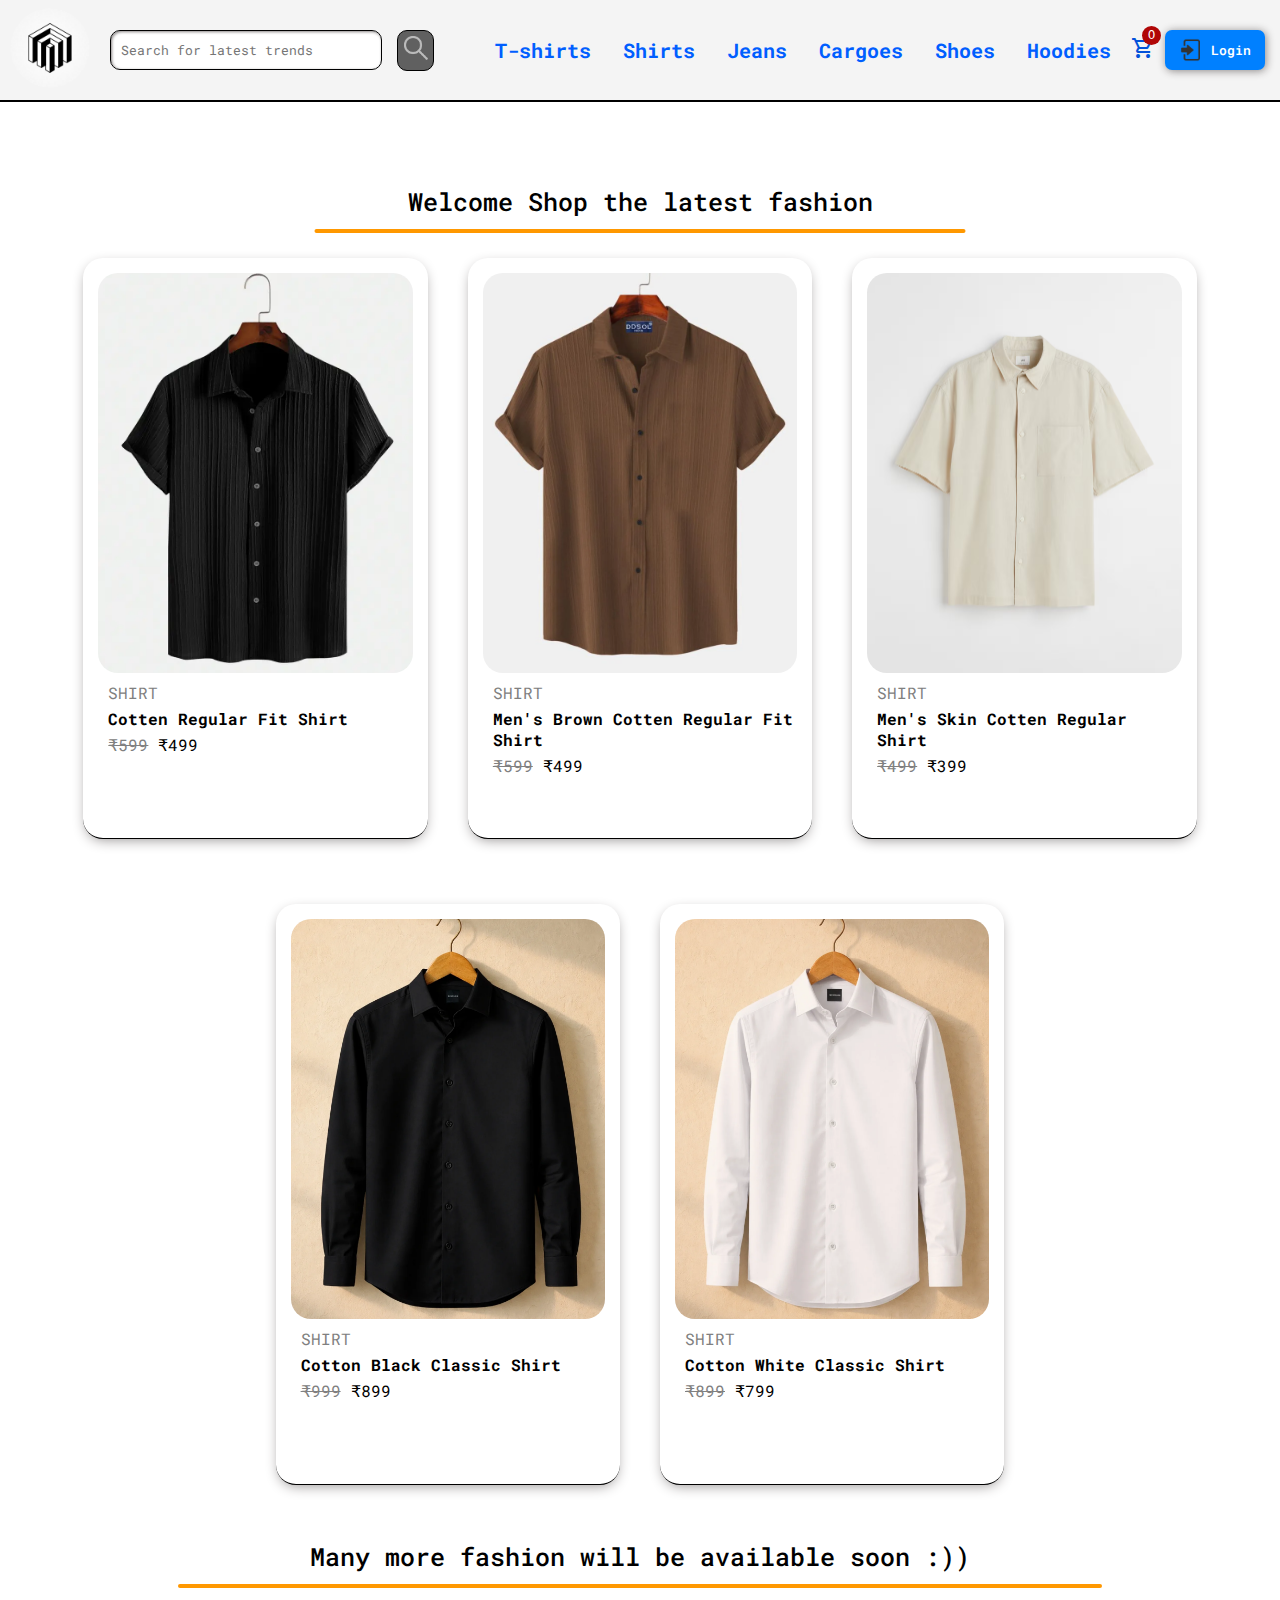
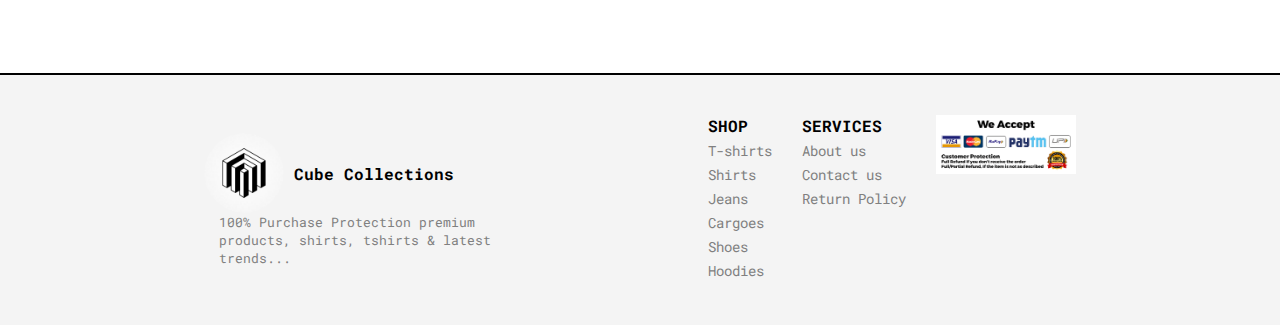
<file: Shirts-home-page.html>
<!DOCTYPE html>
<html lang="en">

<head>
    <meta charset="UTF-8">
    <meta name="viewport" content="width=device-width, initial-scale=1.0">
    <title>E-Commerce</title>
    <link rel="preconnect" href="https://fonts.googleapis.com">
    <link rel="preconnect" href="https://fonts.gstatic.com" crossorigin>
    <link rel="stylesheet"
        href="https://fonts.googleapis.com/css2?family=Material+Symbols+Outlined:opsz,wght,FILL,GRAD@24,400,0,0&icon_names=shopping_cart" />
    <link
        href="https://fonts.googleapis.com/css2?family=Jersey+15&family=Roboto+Mono:ital,wght@0,100..700;1,100..700&family=Roboto:ital,wght@0,100..900;1,100..900&display=swap"
        rel="stylesheet">
    <link rel="stylesheet" href="css/header.css">
    <link rel="stylesheet" href="css/utilites.css">
    <link rel="stylesheet" href="css/footer.css">
    <link rel="stylesheet" href="css/main.css">
    <link rel="stylesheet" href="css/sidebar.css">
</head>

<body>
    <div class="header">
        <div class="left-section">
            <a href="index.html">
                <img src="img/free-logo.jpg" alt="" class="logo">
            </a>
        </div>
        <div class="middle-section">
            <div>
                <input type="text" class="search" placeholder="Search for latest trends">
            </div>
            <button class="btn-search">
                <img src="img/pngfind.com-searchicon-png-1092764.png" alt="" class="icon-image">
            </button>
        </div>
        <div class="right-section">
            <div class="right-section-content">
                <a href="T-shirts-home-page.html">
                    <p class="heading-text">T-shirts</p>
                </a>
                <a href="">
                    <p class="heading-text">Shirts</p>
                </a>
                <a href="">
                    <p class="heading-text">Jeans</p>
                </a>
                <a href="">
                    <p class="heading-text">Cargoes</p>
                </a>
                <a href="">
                    <p class="heading-text">Shoes</p>
                </a>
                <a href="">
                    <p class="heading-text">Hoodies</p>
                </a>
            </div>
            <div class="far-right-section">
                <div class="shopping-cart-icon">
                    <span class="material-symbols-outlined btn-cart">
                        shopping_cart
                    </span>
                    <div class="cart-count">0</div>
                </div>
                <button class="btn btn-login">
                    <img src="img/pngegg.png" alt="" class="icon-image">
                    Login
                </button>
            </div>
        </div>
    </div>
    <div class="main-container">
        <div class="main-content-section">
            <div class="main-text">Welcome Shop the latest fashion</div>
            <div class="flex-container">
                <a href="">
                    <div class="container">
                        <div class="image-container">
                            <img src="img/xxl-festive-striped-texture-shirt-dlook-designer-original-imagyzrwgjj6bgzz.jpeg.webp" alt="   " class="clothes-image">
                        </div>
                        <div class="content">
                            <p class="sub-heading">SHIRT</p>
                            <p class="heading">Cotten Regular Fit Shirt </p>
                            <p><span class="amount-text sub-heading">₹599</span> ₹499</p>
                        </div>
                    </div>
                </a>
                <a href="">
                    <div class="container">
                        <div class="image-container">
                            <img src="img/Men_sBrownPinstripeShort-SleeveShirt.jpg.webp"
                                alt="   " class="clothes-image">
                        </div>
                        <div class="content">
                            <p class="sub-heading">SHIRT</p>
                            <p class="heading">Men's Brown Cotten Regular Fit Shirt</p>
                            <p><span class="amount-text sub-heading">₹599</span> ₹499</p>
                        </div>
                    </div>
                </a>
                <a href="">
                    <div class="container">
                        <div class="image-container">
                            <img src="img/Ligth-skin-shirt.jpg.avif" alt="" class="clothes-image">
                        </div>
                        <div class="content">
                            <p class="sub-heading">SHIRT</p>
                            <p class="heading">Men's Skin Cotten Regular Shirt</p>
                            <p><span class="amount-text sub-heading">₹499</span> ₹399</p>
                        </div>
                    </div>
                </a>
                <a href="">
                    <div class="container">
                        <div class="image-container">
                            <img src="img/black-for-bundle_2.jpg.webp" alt="   " class="clothes-image">
                        </div>
                        <div class="content">
                            <p class="sub-heading">SHIRT</p>
                            <p class="heading">Cotton Black Classic Shirt</p>
                            <p><span class="amount-text sub-heading">₹999</span> ₹899</p>
                        </div>
                    </div>
                </a>
                <a href="">
                    <div class="container">
                        <div class="image-container">
                            <img src="img/white-for-bundle_1.jpg.webp" alt="   " class="clothes-image">
                        </div>
                        <div class="content">
                            <p class="sub-heading">SHIRT</p>
                            <p class="heading">Cotton White Classic Shirt</p>
                            <p><span class="amount-text sub-heading">₹899</span> ₹799</p>
                        </div>
                    </div>
                </a>
            </div>
            <div class="main-text">Many more fashion will be available soon :))</div>
        </div>
    </div>
    <footer>
        <div class="footer">
            <div class="left-part-footer">
                <div class="footer-logo-section">
                    <img src="img/free-logo.jpg" alt="" class="logo">
                    <p class="heading">Cube Collections</p>
                </div>
                <div class="footer-content">
                    100% Purchase Protection
                    premium products, shirts, tshirts & latest trends...
                </div>
            </div>
            <div class="middle-part-footer">
                <div class="left-middle-part">
                    <p class="footer-heading">SHOP</p>
                    <a href="T-shirts-home-page.html">
                        <p class="footer-text">T-shirts</p>
                    </a>
                    <a href="Shirts-home-page.html">
                        <p class="footer-text">Shirts</p>
                    </a>
                    <a href="">
                        <p class="footer-text">Jeans</p>
                    </a>
                    <a href="">
                        <p class="footer-text">Cargoes</p>
                    </a>
                    <a href="">
                        <p class="footer-text">Shoes</p>
                    </a>
                    <a href="">
                        <p class="footer-text">Hoodies</p>
                    </a>
                </div>
                <div class="middle-center-part">
                    <p class="footer-heading">SERVICES</p>
                    <a href="">
                        <p class="footer-text">About us</p>
                    </a>
                    <a href="">
                        <p class="footer-text">Contact us</p>
                    </a>
                    <a href="">
                        <p class="footer-text">Return Policy</p>
                    </a>
                </div>
                <div class="right-part-footer">
                    <img src="img/pay.png" alt="" class="footer-img">
                </div>
            </div>
        </div>
    </footer>
    <!-- <script src="js/script.js"></script> -->
</body>

</html>
</file>
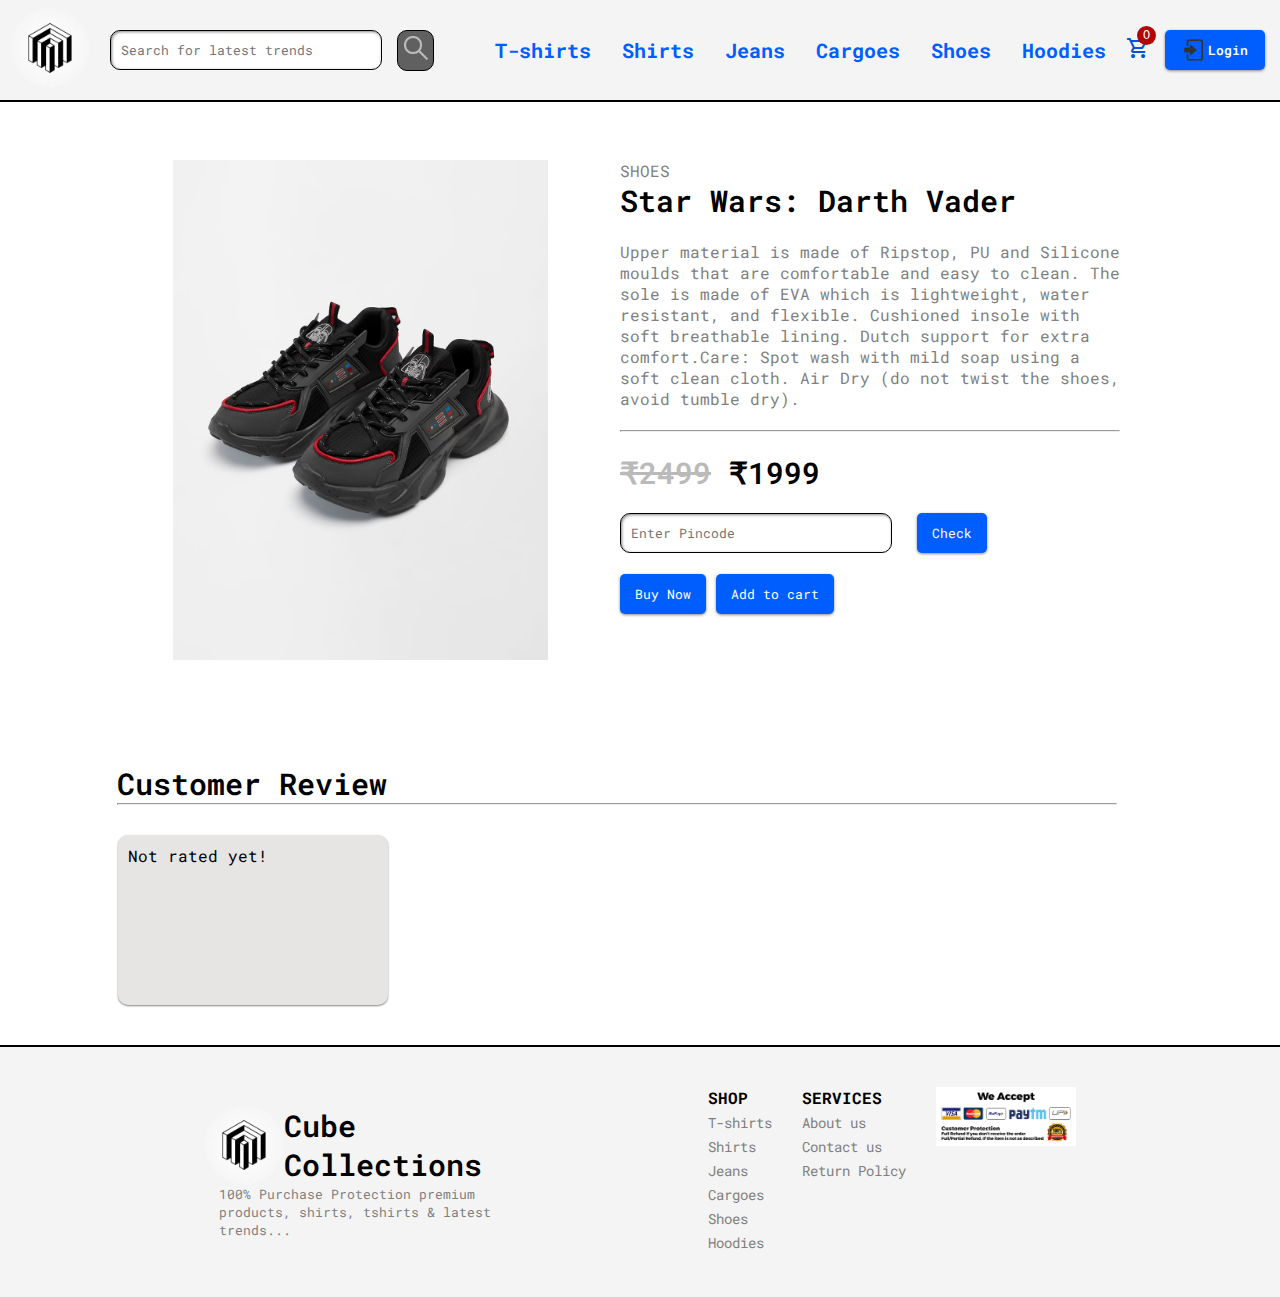
<file: shoes.html>
<!DOCTYPE html>
<html lang="en">

<head>
    <meta charset="UTF-8">
    <meta name="viewport" content="width=device-width, initial-scale=1.0">
    <title>E-commerce</title>
    <link rel="preconnect" href="https://fonts.googleapis.com">
    <link rel="preconnect" href="https://fonts.gstatic.com" crossorigin>
    <link rel="stylesheet"
        href="https://fonts.googleapis.com/css2?family=Material+Symbols+Outlined:opsz,wght,FILL,GRAD@24,400,0,0&icon_names=shopping_cart" />
    <link
        href="https://fonts.googleapis.com/css2?family=Jersey+15&family=Roboto+Mono:ital,wght@0,100..700;1,100..700&family=Roboto:ital,wght@0,100..900;1,100..900&display=swap"
        rel="stylesheet">
    <link rel="stylesheet" href="css/header.css">
    <link rel="stylesheet" href="css/utilites.css">
    <link rel="stylesheet" href="css/footer.css">
    <link rel="stylesheet" href="css/items-page.css">
</head>

<body>
    <div class="header">
        <div class="left-section">
            <a href="index.html">
                <img src="img/free-logo.jpg" alt="" class="logo">
            </a>
        </div>
        <div class="middle-section">
            <div>
                <input type="text" class="search" placeholder="Search for latest trends">
            </div>
            <button class="btn-search">
                <img src="img/pngfind.com-searchicon-png-1092764.png" alt="" class="icon-image">
            </button>
        </div>
        <div class="right-section">
            <div class="right-section-content">
                <a href="">
                    <p class="heading-text">T-shirts</p>
                </a>
                <a href="">
                    <p class="heading-text">Shirts</p>
                </a>
                <a href="">
                    <p class="heading-text">Jeans</p>
                </a>
                <a href="">
                    <p class="heading-text">Cargoes</p>
                </a>
                <a href="">
                    <p class="heading-text">Shoes</p>
                </a>
                <a href="">
                    <p class="heading-text">Hoodies</p>
                </a>
            </div>
            <div class="far-right-section">
                <div class="shopping-cart-icon">
                    <span class="material-symbols-outlined btn-cart">
                        shopping_cart
                    </span>
                    <div class="cart-count">0</div>
                </div>
                <button class="btn btn-login">
                    <img src="img/pngegg.png" alt="" class="icon-image">
                    Login
                </button>
            </div>
        </div>
    </div>
    <div class="main-item-section">
        <div class="image-container">
            <img src="img/1745836876_7154809.avif" alt="" class="cloth-img">
        </div>
        <div class="content-section">
            <p class="about-content">SHOES</p>
            <p class="heading">Star Wars: Darth Vader</p>
            <br>
            <p class="about-content"> Upper material is made of Ripstop, PU and Silicone moulds that are comfortable and
                easy to clean. The sole is made of EVA which is lightweight, water resistant, and flexible. Cushioned
                insole with soft breathable lining. Dutch support for extra comfort.Care: Spot wash with mild soap using
                a soft clean cloth. Air Dry (do not twist the shoes, avoid tumble dry).</p>
            <br>
            <hr><br>
            <p class="heading"><span class="amount-text">₹2499</span> ₹1999</p>
            <br>
            <div class="pincode-section">
                <input type="text" class="pincode" placeholder="Enter Pincode">
                <button class="btn">Check</button>
            </div>
            <br>
            <button class="btn">Buy Now</button>
            <button class="btn">Add to cart</button>

        </div>
    </div>
    <div class="review-text">
        <p class="heading">Customer Review</p>
        <hr>
    </div>
    <div class="review-section">
        <div class="review-container">
            <div>
                <p class="review-content">Not rated yet!</p>
            </div>
        </div>
    </div>
    <footer>
        <div class="footer">
            <div class="left-part-footer">
                <div class="footer-logo-section">
                    <img src="img/free-logo.jpg" alt="" class="logo">
                    <p class="heading">Cube Collections</p>
                </div>
                <div class="footer-content">
                    100% Purchase Protection
                    premium products, shirts, tshirts & latest trends...
                </div>
            </div>
            <div class="middle-part-footer">
                <div class="left-middle-part">
                    <p class="footer-heading">SHOP</p>
                    <a href="">
                        <p class="footer-text">T-shirts</p>
                    </a>
                    <a href="">
                        <p class="footer-text">Shirts</p>
                    </a>
                    <a href="">
                        <p class="footer-text">Jeans</p>
                    </a>
                    <a href="">
                        <p class="footer-text">Cargoes</p>
                    </a>
                    <a href="">
                        <p class="footer-text">Shoes</p>
                    </a>
                    <a href="">
                        <p class="footer-text">Hoodies</p>
                    </a>
                </div>
                <div class="middle-center-part">
                    <p class="footer-heading">SERVICES</p>
                    <a href="">
                        <p class="footer-text">About us</p>
                    </a>
                    <a href="">
                        <p class="footer-text">Contact us</p>
                    </a>
                    <a href="">
                        <p class="footer-text">Return Policy</p>
                    </a>
                </div>
                <div class="right-part-footer">
                    <img src="img/pay.png" alt="" class="footer-img">
                </div>
            </div>
        </div>
    </footer>
    <script src="js/script.js"></script>
</body>

</html>
</file>
<file: css/header.css>
.header {
    position: fixed;
    top: 0;
    left: 0;
    right: 0;
    z-index: 100;
    display: flex;
    justify-content: space-between;
    align-items: center;
    padding: 10px;
    height: 80px;
    border-bottom: 2px solid black;
    background-color: rgb(244, 244, 244);
}

.left-section {
    width: 100px;
}

.middle-section {
    display: flex;
    align-items: center;
    width: 380px;
}

.right-section {
    height: 70px;
    display: flex;
    flex: 1;
    padding: 5px;
    justify-content: space-between;
    align-items: center;
}

.right-section-content {
    display: flex;
    justify-content: space-between;
    flex: 1;
}

.far-right-section {
    margin-left: 20px;
    display: flex;
    align-items: center;
    justify-content: space-between;
}

.logo {
    height: 80px;
    width: 80px;
    border-radius: 50%;
    object-fit: cover;
}

.btn-search {
    background-color: rgb(96, 96, 96);
    padding: 5.5px;
    color: white;
    border: 1px solid black;
    border-radius: 10px;
    cursor: pointer;
    /* box-shadow:inset 1px 1px 9px rgb(138, 134, 134); */
}

.shopping-cart-icon {
    position: relative;
    z-index: 5;
}

.cart-count {
    text-align: center;
    font-family: system-ui, -apple-system, BlinkMacSystemFont, 'Segoe UI', Roboto, Oxygen, Ubuntu, Cantarell, 'Open Sans', 'Helvetica Neue', sans-serif;
    background-color: rgb(176, 6, 6);
    color: white;
    padding: 2px;
    height: 15px;
    width: 15px;
    font-size: 12px;
    border-radius: 50%;
    position: absolute;
    top: -10px;
    left: 11px;
}

.btn-cart {
    color: rgb(2, 82, 218);
    background-color: rgb(244, 244, 244);
    border: none;
    cursor: pointer;
    transition: transform 0.2s ease;
}

.btn-cart:hover {
    transform: scale(1.1);
}

.btn-login {
    display: flex;
    align-items: center;
    justify-content: space-evenly;
    margin-left: 15px;
    font-weight: 600;
    width: 100px;
}

.btn-search:active {
    background-color: rgb(151, 150, 150);
}
</file>
<file: css/utilites.css>
* {
    margin: 0;
    padding: 0;
    font-family: "Roboto Mono";
}
body{
    display: flex;
    flex-direction: column;
    padding-top: 100px;
}
a {
  text-decoration: none;   /* removes underline */
  color: inherit;          /* takes parent text color */
}

.jersey-15-regular {
    font-family: "Jersey 15";
    font-weight: 400;
    font-style: normal;
}
.icon-image{
    height: 24px;
    width: 24px;
}
.search {
    flex: 1;
    width: 250px;
    border: none;
    margin-right: 15px;
    padding: 10px 10px;
    border: 1px solid;
    border-radius: 10px;
    box-shadow: inset 1px 1px 3px rgb(138, 134, 134);
}

.btn {
    padding: 5px;
    height: 40px;
    padding: 0px 15px;
    color: white;
    background-color: rgb(0, 94, 255);
    border: none;
    border-radius: 5px;
    cursor: pointer;
    box-shadow: 0px 1px 3px rgb(138, 134, 134);
    transition: transform 0.2s ease;
}

.btn:hover {
    transform: scale(1.1);
}

.btn:active {
    background-color: rgb(55, 127, 253);
}
.icon-section{
    height: 24px;
    width: 24px;
}
.heading-text{
    color: rgb(0, 94, 255);
    transition: transform 0.2s ease;
    cursor: pointer;
    font-weight: 800;
    font-size: 20px;
}
.heading-text:hover{
    transform: scale(1.1);
    color: rgb(55, 127, 253);

}
</file>
<file: css/footer.css>
.footer{
    display: flex;
    background-color: rgb(244,244,244);
    height: 250px;
    border-top: 2px solid black;
    bottom: 0;
    right: 0;
    left: 0;
    justify-content: space-evenly;
    align-items: center;
}
.left-part-footer{
    display: flex;
    flex-direction: column;
    width: 300px;
}
.middle-part-footer{
    display: flex;
    gap: 30px;
    align-items: top;
}
.footer-logo-section{
    display: flex;
    align-items: center;
}
.footer-content{
    padding-left: 15px;
    color: grey;
    font-size: 13px;
}
.footer-heading{
    color: black;
    font-weight: bold;
    margin-bottom: 5px;

}
.footer-text{
    color: grey;
    margin-top: 0px;
    margin-bottom: 5px;
    margin-top: 5px;
    font-size: 14px;
    transition: color ease 0.15s;
}
.footer-text:hover{
    color: rgb(45, 98, 230);

}
.footer-img{
    width: 140px;

}
</file>
<file: css/main.css>
.main-container {
    display: flex;
    align-items: center;
    flex-direction: column;
    margin: 50px;
}
.main-content-section {
    display: flex;
    flex-direction: column;
    align-items: center;
    margin-top: 15px;
    margin-bottom: 30px;
}

.main-text {
    position: relative;
    font-size: 25px;
    font-weight: 500;
    margin-bottom: 20px;
    margin-top: 20px;
}

.main-text::after {
    content: "";
    position: absolute;
    left: 50%;
    bottom: -15px;
    width: 140%;
    height: 4px;
    background-color: #ff9800;
    transform: translateX(-50%);
    border-radius: 2px;
}

.banner-image {
    border-radius: 10px;
    width: 900px;
    height: 400px;
    object-fit: cover;
}

.flex-container {
    display: flex;
    justify-content: space-evenly;
    justify-content: center;
    gap: 40px;
    flex-wrap: wrap;
    margin-top: 20px;
    margin-bottom: 10px;
}

.container {
    height: 550px;
    margin-bottom: 25px;
    width: 290px;
    border: none;
    box-shadow: 0px 4px 14px -4px rgb(138, 134, 134);
    background-color: white;
    border-radius: 20px;
    transition: transform 0.2s ease;
}
.container:hover {
    transform: scale(1.05);
}

.clothes-image {
    height: 400px;
    width: 100%;
    object-fit: cover;
    border-radius: 20px;
}

.heading {
    margin-top: 5px;
    font-weight: bold;
    margin-left: 10px;
    margin-bottom: 5px;
    color: black;
}

.sub-heading {
    color: grey;
    margin-top: 0px;
    margin-left: 10px;
    margin-bottom: 5px;
    margin-top: 5px;
}
.amount-text{
    text-decoration: line-through;
}
.btn {
    margin-top: 10px;
    margin-left: 10px;
    margin-bottom: 10px;
    padding: 5px;
    color: white;
    background-color: rgb(0, 94, 255);
    border: none;
    border-radius: 5px;
    cursor: pointer;
    box-shadow: 1px 1px 9px rgb(138, 134, 134);
    transition: transform 0.2s ease;
}

.btn:hover {
    transform: scale(1.1);
}

.btn:active {
    background-color: rgb(55, 127, 253);
}
</file>
<file: css/sidebar.css>
.side-bar {
    display: none;
    position: fixed;
    top: 101px;
    right: 0;
    z-index: 1;
    width: 345px;
    box-shadow: 0px 4px 14px -4px rgb(138, 134, 134);
    background-color: rgb(244,244,244)
}

.container,
.image-section,
.content-section,
.btn-section {
    display: inline-block;
    vertical-align: middle;
}

.image-section,
.content-section,
.btn-section {
    margin: 10px;
}

.container {
    border: none;
    padding: 15px;
    width: 314.417px;
    border-bottom: 1px solid black;
}

.content-section {
    width: 106.783px;
}

.sidebar-image {
    height: 80px;
    width: 80px;
    border: 2px solid black;
    border-radius: 50%;
    transition: transform 0.2s ease;
}

.image:hover {
    transform: scale(1.1);
}

.head-text {
    font-size: 20px;
    margin-bottom: 5px;
    margin-top: 0px;
    font-weight: 600;
}

.sub-text {
    font-size: 15px;
    color: rgb(96, 96, 96);
    margin-top: 0px;
    margin-bottom: 5px;
}

.btn {
    color: white;
    background-color: rgb(0, 128, 255);
    padding: 5px;
    border-radius: 7px;
    border: none;
    transition: transform 0.2s ease;
}

.btn:hover {
    transform: scale(1.1);
}
</file>
<file: css/items-page.css>
.main-item-section{
    margin: 100px;
    margin-top: 60px;
    display: flex;
    justify-content: center;
    gap: 60px;
}
.image-container{
    width: 400px;
}
.cloth-img{
    width: 400px;
    height: 500px;
    object-fit: contain;
}
.content-section{
    width: 500px;
}
.heading{
    font-size: 30px;
    font-weight: 600;
}
.about-content{
    color: grey;
}
.amount-text{
    text-decoration: line-through;
    color: rgb(187, 186, 186);
}
.pincode{
    width: 250px;
    border: none;
    margin-right: 15px;
    padding: 10px 10px;
    border: 1px solid;
    border-radius: 10px;
    box-shadow: inset 1px 1px 3px rgb(138, 134, 134);
}
.review-text{
    position: relative;
    left: 117px;
    width: 1000px;

}
.review-section{
    position: relative;
    left: 88px;
    width: 1000px;
    display: flex;
    margin: 30px;
    margin-bottom: 40px;
}
.review-content{
    color: black;
}
.review-container{
    height: 150px;
    width: 250px;
    border-radius: 10px;
    box-shadow: 0px 1px 2px rgb(138, 134, 134);
    padding: 10px;
    color: white;
    background-color: rgb(231, 228, 228);
}
</file>
